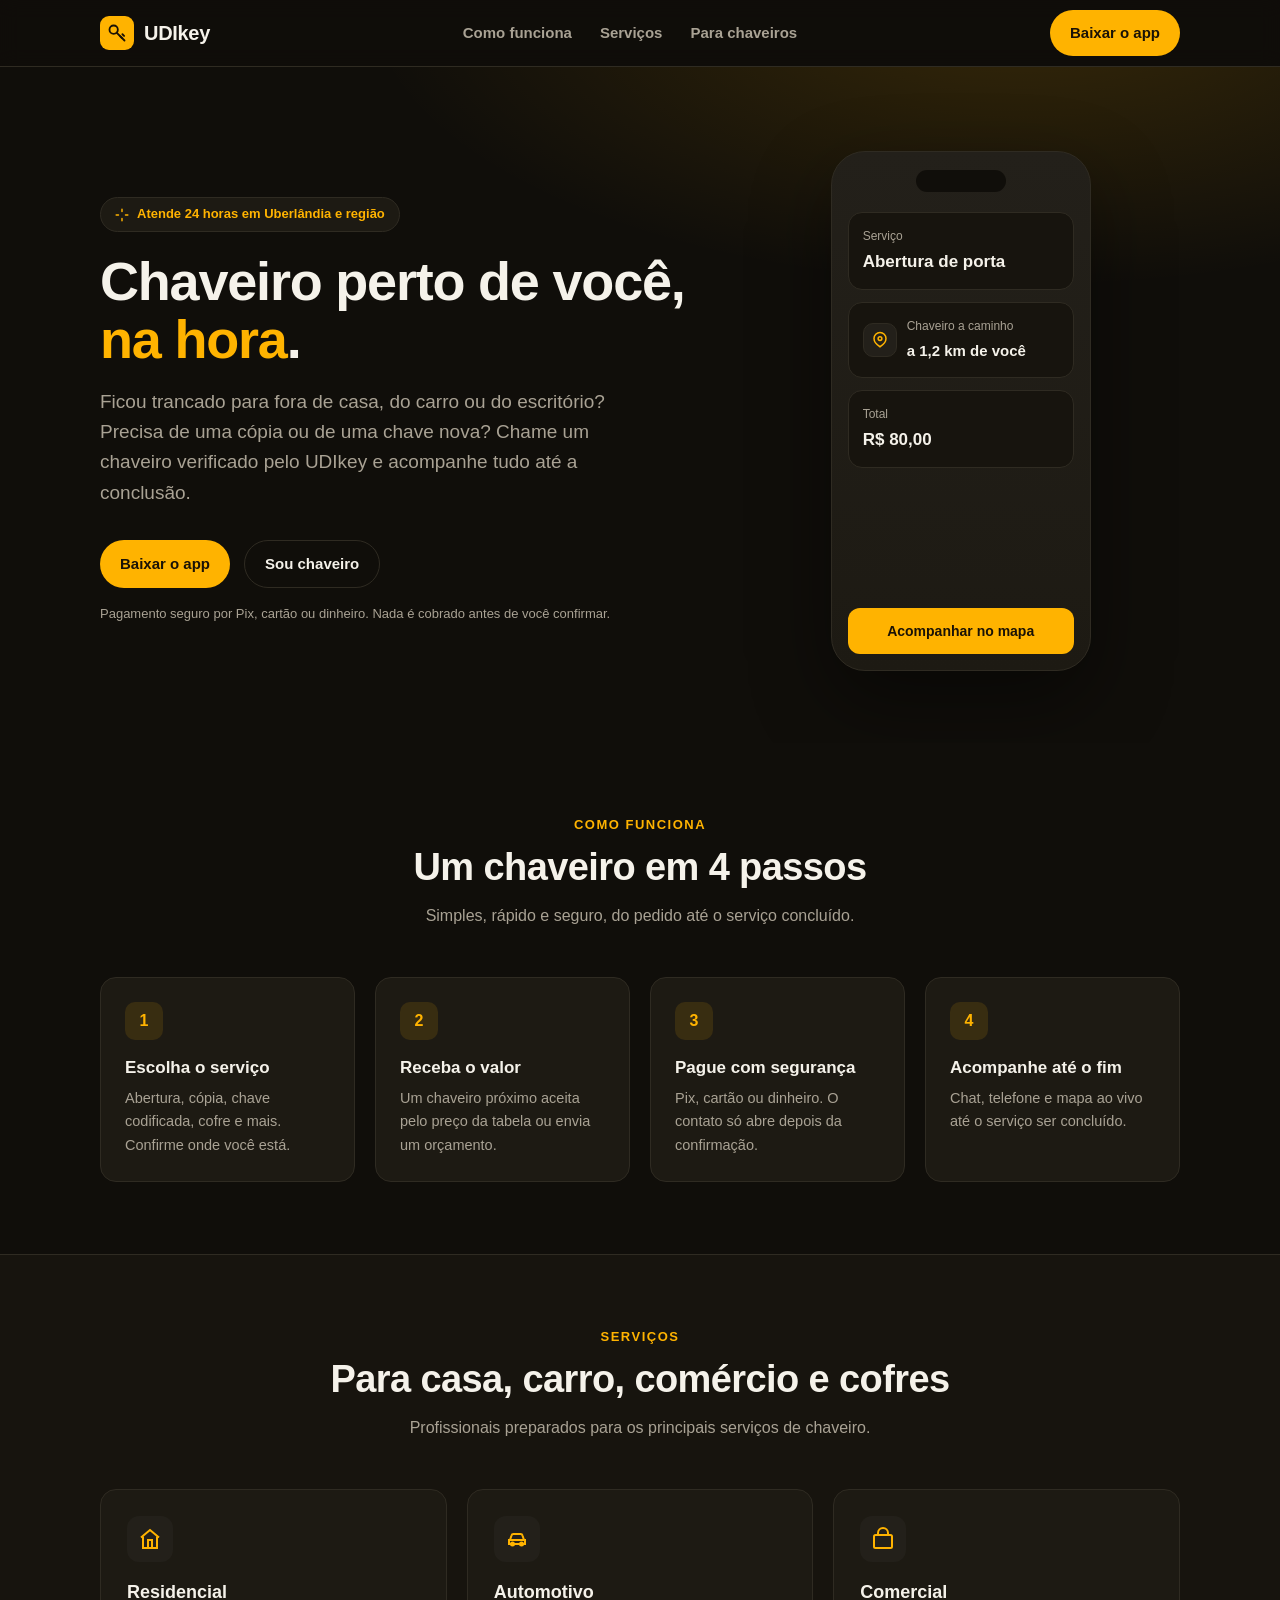
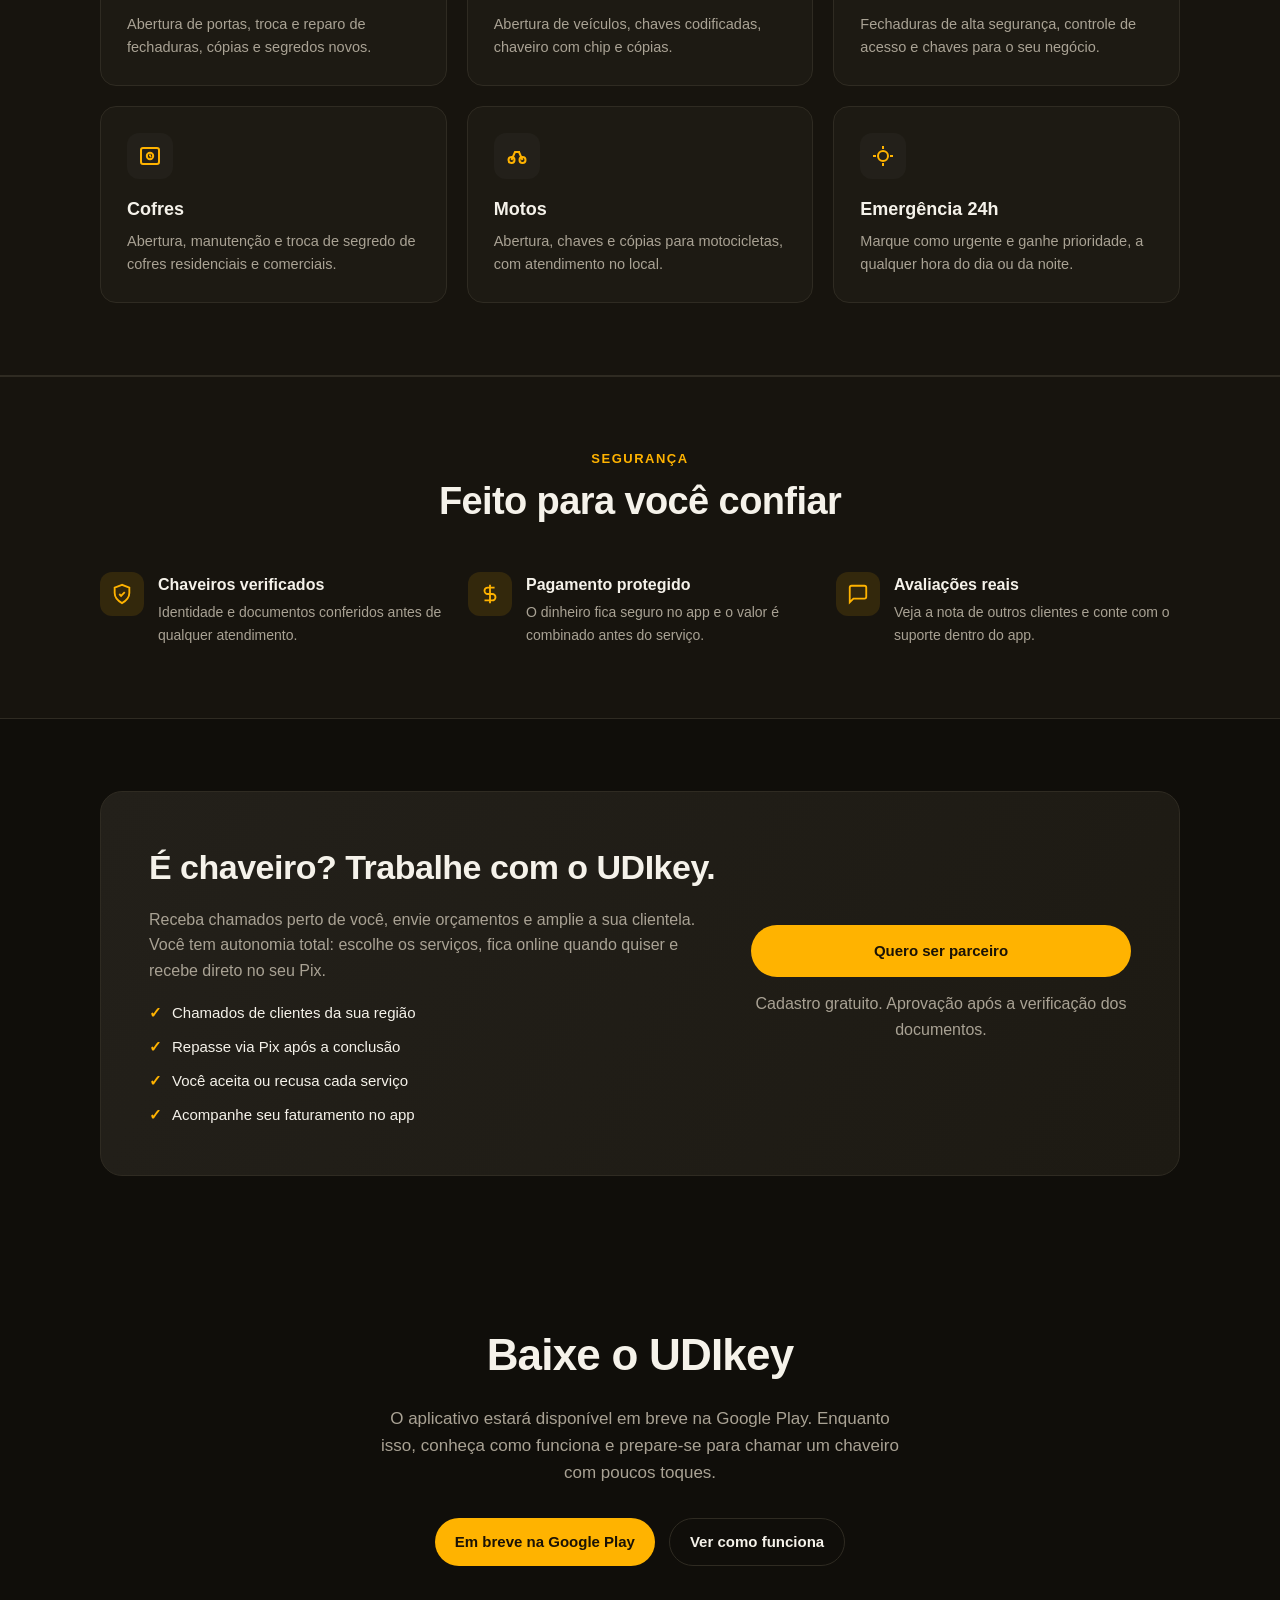
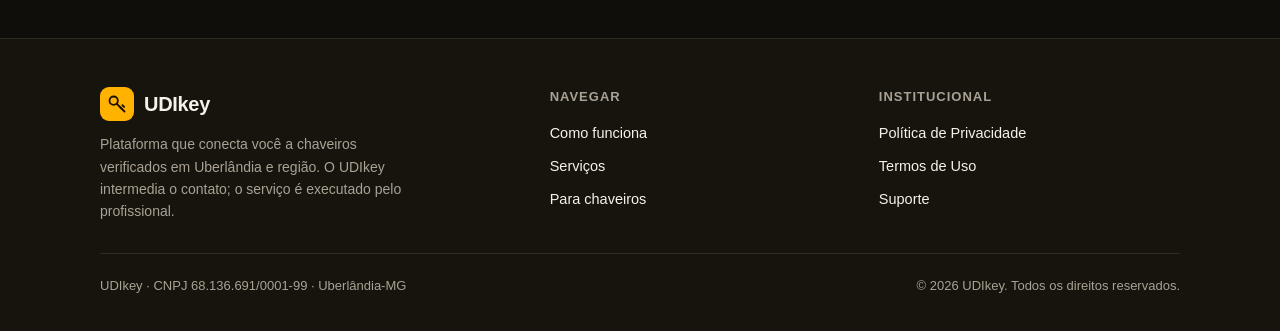
<file: index.html>
<!DOCTYPE html>
<html lang="pt-BR">
<head>
  <meta charset="UTF-8" />
  <meta name="viewport" content="width=device-width, initial-scale=1.0" />
  <title>UDIkey - Chaveiro perto de você, na hora</title>
  <meta name="description" content="O UDIkey conecta você a chaveiros verificados em Uberlândia e região. Abertura, cópia de chave, chave codificada, cofres e mais, com pagamento seguro e acompanhamento em tempo real." />
  <meta name="theme-color" content="#100e0a" />
  <meta property="og:title" content="UDIkey - Chaveiro perto de você, na hora" />
  <meta property="og:description" content="Chaveiros verificados em Uberlândia e região, com pagamento seguro dentro do app." />
  <meta property="og:type" content="website" />
  <meta property="og:url" content="https://udikey.com/" />
  <link rel="canonical" href="https://udikey.com/" />
  <link rel="stylesheet" href="/style.css" />
  <script src="/t.js" defer></script>
</head>
<body>
  <header class="nav">
    <div class="wrap nav-inner">
      <a class="brand" href="/">
        <span class="logo" aria-hidden="true">
          <svg width="20" height="20" viewBox="0 0 24 24" fill="none" stroke="#1a1206" stroke-width="2.2" stroke-linecap="round" stroke-linejoin="round">
            <circle cx="8" cy="8" r="5" /><path d="M11.5 11.5 21 21" /><path d="M16 16l2 2" /><path d="M18.5 13.5l2 2" />
          </svg>
        </span>
        UDIkey
      </a>
      <nav class="nav-links">
        <a href="#como-funciona">Como funciona</a>
        <a href="#servicos">Serviços</a>
        <a href="#chaveiros">Para chaveiros</a>
      </nav>
      <a class="btn" href="#baixar">Baixar o app</a>
    </div>
  </header>

  <main>
    <!-- HERO -->
    <section class="hero">
      <div class="wrap hero-grid">
        <div>
          <span class="badge">
            <svg width="14" height="14" viewBox="0 0 24 24" fill="none" stroke="#ffb300" stroke-width="2.5" stroke-linecap="round"><path d="M12 2v4M12 18v4M2 12h4M18 12h4"/></svg>
            Atende 24 horas em Uberlândia e região
          </span>
          <h1>Chaveiro perto de você, <span class="gold">na hora</span>.</h1>
          <p class="sub">Ficou trancado para fora de casa, do carro ou do escritório? Precisa de uma cópia ou de uma chave nova? Chame um chaveiro verificado pelo UDIkey e acompanhe tudo até a conclusão.</p>
          <div class="hero-cta">
            <a class="btn" href="#baixar">Baixar o app</a>
            <a class="btn ghost" href="#chaveiros">Sou chaveiro</a>
          </div>
          <p class="hero-note">Pagamento seguro por Pix, cartão ou dinheiro. Nada é cobrado antes de você confirmar.</p>
        </div>

        <div class="phone" aria-hidden="true">
          <div class="notch"></div>
          <div class="card">
            <div class="k">Serviço</div>
            <div class="v">Abertura de porta</div>
          </div>
          <div class="card row">
            <span class="dot">
              <svg width="18" height="18" viewBox="0 0 24 24" fill="none" stroke="#ffb300" stroke-width="2"><path d="M20 10c0 6-8 11-8 11S4 16 4 10a8 8 0 0 1 16 0Z"/><circle cx="12" cy="10" r="2.5"/></svg>
            </span>
            <div>
              <div class="k">Chaveiro a caminho</div>
              <div class="v" style="font-size:15px">a 1,2 km de você</div>
            </div>
          </div>
          <div class="card">
            <div class="k">Total</div>
            <div class="v">R$ 80,00</div>
          </div>
          <div style="flex:1"></div>
          <div class="pill">Acompanhar no mapa</div>
        </div>
      </div>
    </section>

    <!-- COMO FUNCIONA -->
    <section id="como-funciona">
      <div class="wrap">
        <div class="section-head">
          <div class="eyebrow">Como funciona</div>
          <h2>Um chaveiro em 4 passos</h2>
          <p>Simples, rápido e seguro, do pedido até o serviço concluído.</p>
        </div>
        <div class="steps">
          <div class="step"><div class="num">1</div><h3>Escolha o serviço</h3><p>Abertura, cópia, chave codificada, cofre e mais. Confirme onde você está.</p></div>
          <div class="step"><div class="num">2</div><h3>Receba o valor</h3><p>Um chaveiro próximo aceita pelo preço da tabela ou envia um orçamento.</p></div>
          <div class="step"><div class="num">3</div><h3>Pague com segurança</h3><p>Pix, cartão ou dinheiro. O contato só abre depois da confirmação.</p></div>
          <div class="step"><div class="num">4</div><h3>Acompanhe até o fim</h3><p>Chat, telefone e mapa ao vivo até o serviço ser concluído.</p></div>
        </div>
      </div>
    </section>

    <!-- SERVIÇOS -->
    <section id="servicos" style="background:var(--bg-2);border-top:1px solid var(--border);border-bottom:1px solid var(--border)">
      <div class="wrap">
        <div class="section-head">
          <div class="eyebrow">Serviços</div>
          <h2>Para casa, carro, comércio e cofres</h2>
          <p>Profissionais preparados para os principais serviços de chaveiro.</p>
        </div>
        <div class="cards">
          <div class="svc">
            <div class="ic"><svg width="24" height="24" viewBox="0 0 24 24" fill="none" stroke="#ffb300" stroke-width="2"><path d="M3 10.5 12 3l9 7.5"/><path d="M5 9.5V21h14V9.5"/><rect x="10" y="13" width="4" height="8"/></svg></div>
            <h3>Residencial</h3><p>Abertura de portas, troca e reparo de fechaduras, cópias e segredos novos.</p>
          </div>
          <div class="svc">
            <div class="ic"><svg width="24" height="24" viewBox="0 0 24 24" fill="none" stroke="#ffb300" stroke-width="2"><path d="M5 13l1.5-4.5A2 2 0 0 1 8.4 7h7.2a2 2 0 0 1 1.9 1.5L19 13"/><path d="M4 13h16v4H4z"/><circle cx="7.5" cy="17" r="1.5"/><circle cx="16.5" cy="17" r="1.5"/></svg></div>
            <h3>Automotivo</h3><p>Abertura de veículos, chaves codificadas, chaveiro com chip e cópias.</p>
          </div>
          <div class="svc">
            <div class="ic"><svg width="24" height="24" viewBox="0 0 24 24" fill="none" stroke="#ffb300" stroke-width="2"><rect x="3" y="8" width="18" height="13" rx="1.5"/><path d="M7 8V6a5 5 0 0 1 10 0v2"/></svg></div>
            <h3>Comercial</h3><p>Fechaduras de alta segurança, controle de acesso e chaves para o seu negócio.</p>
          </div>
          <div class="svc">
            <div class="ic"><svg width="24" height="24" viewBox="0 0 24 24" fill="none" stroke="#ffb300" stroke-width="2"><rect x="3" y="4" width="18" height="16" rx="2"/><circle cx="12" cy="12" r="3.2"/><path d="M12 12v-1.5M12 12l1 1"/></svg></div>
            <h3>Cofres</h3><p>Abertura, manutenção e troca de segredo de cofres residenciais e comerciais.</p>
          </div>
          <div class="svc">
            <div class="ic"><svg width="24" height="24" viewBox="0 0 24 24" fill="none" stroke="#ffb300" stroke-width="2"><circle cx="6.5" cy="16" r="3"/><circle cx="17.5" cy="16" r="3"/><path d="M6.5 16 10 8h4l3.5 8"/><path d="M10 8h5"/></svg></div>
            <h3>Motos</h3><p>Abertura, chaves e cópias para motocicletas, com atendimento no local.</p>
          </div>
          <div class="svc">
            <div class="ic"><svg width="24" height="24" viewBox="0 0 24 24" fill="none" stroke="#ffb300" stroke-width="2"><path d="M12 2v3M12 19v3M2 12h3M19 12h3"/><circle cx="12" cy="12" r="5"/></svg></div>
            <h3>Emergência 24h</h3><p>Marque como urgente e ganhe prioridade, a qualquer hora do dia ou da noite.</p>
          </div>
        </div>
      </div>
    </section>

    <!-- CONFIANÇA -->
    <section class="trust">
      <div class="wrap">
        <div class="section-head">
          <div class="eyebrow">Segurança</div>
          <h2>Feito para você confiar</h2>
        </div>
        <div class="trust-grid">
          <div class="trust-item">
            <span class="ic"><svg width="22" height="22" viewBox="0 0 24 24" fill="none" stroke="#ffb300" stroke-width="2"><path d="M12 2 4 5v6c0 5 3.5 8.5 8 11 4.5-2.5 8-6 8-11V5l-8-3Z"/><path d="m9 12 2 2 4-4"/></svg></span>
            <div><h3>Chaveiros verificados</h3><p>Identidade e documentos conferidos antes de qualquer atendimento.</p></div>
          </div>
          <div class="trust-item">
            <span class="ic"><svg width="22" height="22" viewBox="0 0 24 24" fill="none" stroke="#ffb300" stroke-width="2"><path d="M12 2v20"/><path d="M17 5H9.5a3.5 3.5 0 0 0 0 7h5a3.5 3.5 0 0 1 0 7H6"/></svg></span>
            <div><h3>Pagamento protegido</h3><p>O dinheiro fica seguro no app e o valor é combinado antes do serviço.</p></div>
          </div>
          <div class="trust-item">
            <span class="ic"><svg width="22" height="22" viewBox="0 0 24 24" fill="none" stroke="#ffb300" stroke-width="2"><path d="M21 15a2 2 0 0 1-2 2H7l-4 4V5a2 2 0 0 1 2-2h14a2 2 0 0 1 2 2Z"/></svg></span>
            <div><h3>Avaliações reais</h3><p>Veja a nota de outros clientes e conte com o suporte dentro do app.</p></div>
          </div>
        </div>
      </div>
    </section>

    <!-- PARA CHAVEIROS -->
    <section id="chaveiros" class="partner">
      <div class="wrap">
        <div class="partner-box">
          <div>
            <h2>É chaveiro? Trabalhe com o UDIkey.</h2>
            <p>Receba chamados perto de você, envie orçamentos e amplie a sua clientela. Você tem autonomia total: escolhe os serviços, fica online quando quiser e recebe direto no seu Pix.</p>
            <ul class="partner-list">
              <li><span class="check">✓</span> Chamados de clientes da sua região</li>
              <li><span class="check">✓</span> Repasse via Pix após a conclusão</li>
              <li><span class="check">✓</span> Você aceita ou recusa cada serviço</li>
              <li><span class="check">✓</span> Acompanhe seu faturamento no app</li>
            </ul>
          </div>
          <div style="text-align:center">
            <a class="btn" href="#baixar" style="width:100%;padding:14px">Quero ser parceiro</a>
            <p class="hero-note" style="margin-top:14px">Cadastro gratuito. Aprovação após a verificação dos documentos.</p>
          </div>
        </div>
      </div>
    </section>

    <!-- CTA FINAL / BAIXAR -->
    <section id="baixar" class="final">
      <div class="wrap">
        <h2>Baixe o UDIkey</h2>
        <p>O aplicativo estará disponível em breve na Google Play. Enquanto isso, conheça como funciona e prepare-se para chamar um chaveiro com poucos toques.</p>
        <div class="hero-cta" style="justify-content:center">
          <a class="btn" href="#" aria-disabled="true">Em breve na Google Play</a>
          <a class="btn ghost" href="#como-funciona">Ver como funciona</a>
        </div>
      </div>
    </section>
  </main>

  <footer class="ft">
    <div class="wrap">
      <div class="ft-grid">
        <div class="ft-brand">
          <a class="brand" href="/">
            <span class="logo" aria-hidden="true">
              <svg width="20" height="20" viewBox="0 0 24 24" fill="none" stroke="#1a1206" stroke-width="2.2" stroke-linecap="round" stroke-linejoin="round"><circle cx="8" cy="8" r="5"/><path d="M11.5 11.5 21 21"/><path d="M16 16l2 2"/><path d="M18.5 13.5l2 2"/></svg>
            </span>
            UDIkey
          </a>
          <p>Plataforma que conecta você a chaveiros verificados em Uberlândia e região. O UDIkey intermedia o contato; o serviço é executado pelo profissional.</p>
        </div>
        <div class="ft-col">
          <h4>Navegar</h4>
          <a href="#como-funciona">Como funciona</a>
          <a href="#servicos">Serviços</a>
          <a href="#chaveiros">Para chaveiros</a>
        </div>
        <div class="ft-col">
          <h4>Institucional</h4>
          <a href="/privacidade">Política de Privacidade</a>
          <a href="/termos">Termos de Uso</a>
          <a href="mailto:udikeysuporte@gmail.com">Suporte</a>
        </div>
      </div>
      <div class="ft-bottom">
        <span>UDIkey &middot; CNPJ 68.136.691/0001-99 &middot; Uberlândia-MG</span>
        <span>&copy; 2026 UDIkey. Todos os direitos reservados.</span>
      </div>
    </div>
  </footer>
</body>
</html>
</file>
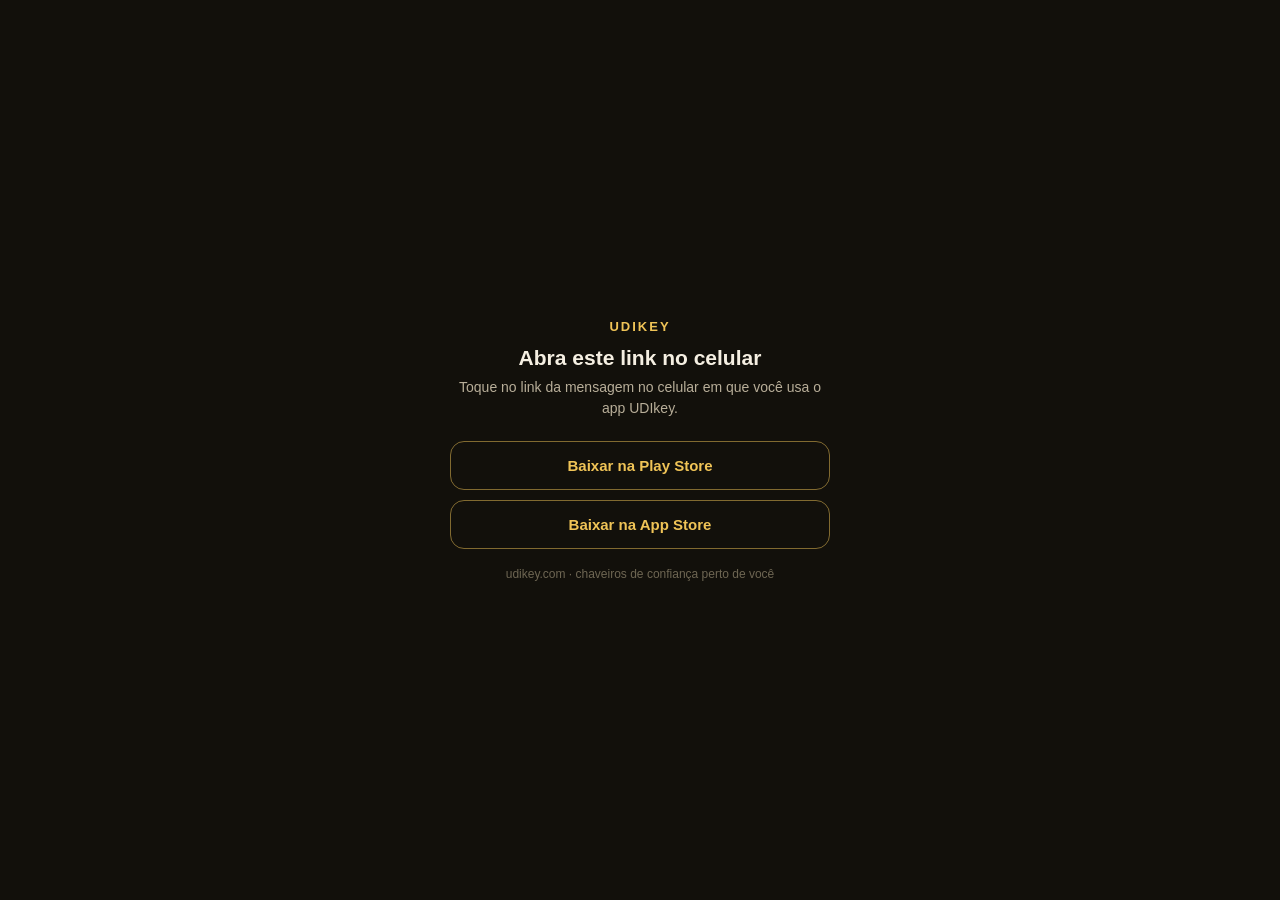
<file: app.html>
<!DOCTYPE html>
<html lang="pt-BR">
<head>
  <meta charset="utf-8">
  <meta name="viewport" content="width=device-width, initial-scale=1">
  <title>Abrindo o UDIkey…</title>
  <meta name="robots" content="noindex">
  <!--
    udikey.com/app (2026-10-08): o link que vai no WhatsApp dos chaveiros ("tem pedido,
    fique online"). Nenhum link https abre direto a tela de ficar online nas builds que
    estão nas lojas, então esta página só abre o app pelo esquema udikey://: o app, na
    raiz, já leva o chaveiro logado para a área dele, onde fica o botão de ficar online.
    O script fica em /app.js porque o CSP do site é script-src 'self' (nada inline).
    Sem /t.js de propósito: quem chega aqui é chaveiro, e o clique em udikey:// contaria
    como "clique_baixar" nos números de divulgação dos creators.
  -->
  <style>
    :root { color-scheme: dark; }
    * { margin: 0; padding: 0; box-sizing: border-box; }
    [hidden] { display: none !important; }
    body {
      min-height: 100vh; display: flex; align-items: center; justify-content: center;
      background: #12100B; color: #F5EFE2;
      font-family: -apple-system, BlinkMacSystemFont, 'Segoe UI', Roboto, sans-serif;
      padding: 24px;
    }
    main { width: 100%; max-width: 380px; text-align: center; }
    .logo { color: #F0C457; font-weight: 900; letter-spacing: 2px; font-size: 13px; margin-bottom: 10px; }
    h1 { font-size: 21px; font-weight: 800; line-height: 1.3; margin-bottom: 6px; }
    p { color: #B8AE99; font-size: 14px; line-height: 1.5; margin-bottom: 22px; }
    .btn {
      display: block; width: 100%; padding: 15px 16px; border-radius: 14px;
      font-size: 15px; font-weight: 800; text-decoration: none; margin-bottom: 10px;
      background: #F0C457; color: #1A1206;
    }
    .btn.sec { background: transparent; color: #F0C457; border: 1.5px solid rgba(240,196,87,.5); }
    .rodape { color: #6E6653; font-size: 12px; margin-top: 18px; }
  </style>
</head>
<body>
  <main>
    <div class="logo">UDIKEY</div>
    <h1 id="titulo">Abrindo o UDIkey…</h1>
    <p id="texto">Se o app não abrir sozinho, toque no botão abaixo.</p>
    <a id="abrir" class="btn" href="udikey://">Abrir o app</a>
    <a id="play" class="btn sec" href="https://play.google.com/store/apps/details?id=com.udikey.app">Baixar na Play Store</a>
    <a id="apple" class="btn sec" href="https://apps.apple.com/br/app/udikey-chaveiro-24h/id6795719094">Baixar na App Store</a>
    <div class="rodape">udikey.com · chaveiros de confiança perto de você</div>
  </main>
  <script src="/app.js"></script>
</body>
</html>
</file>
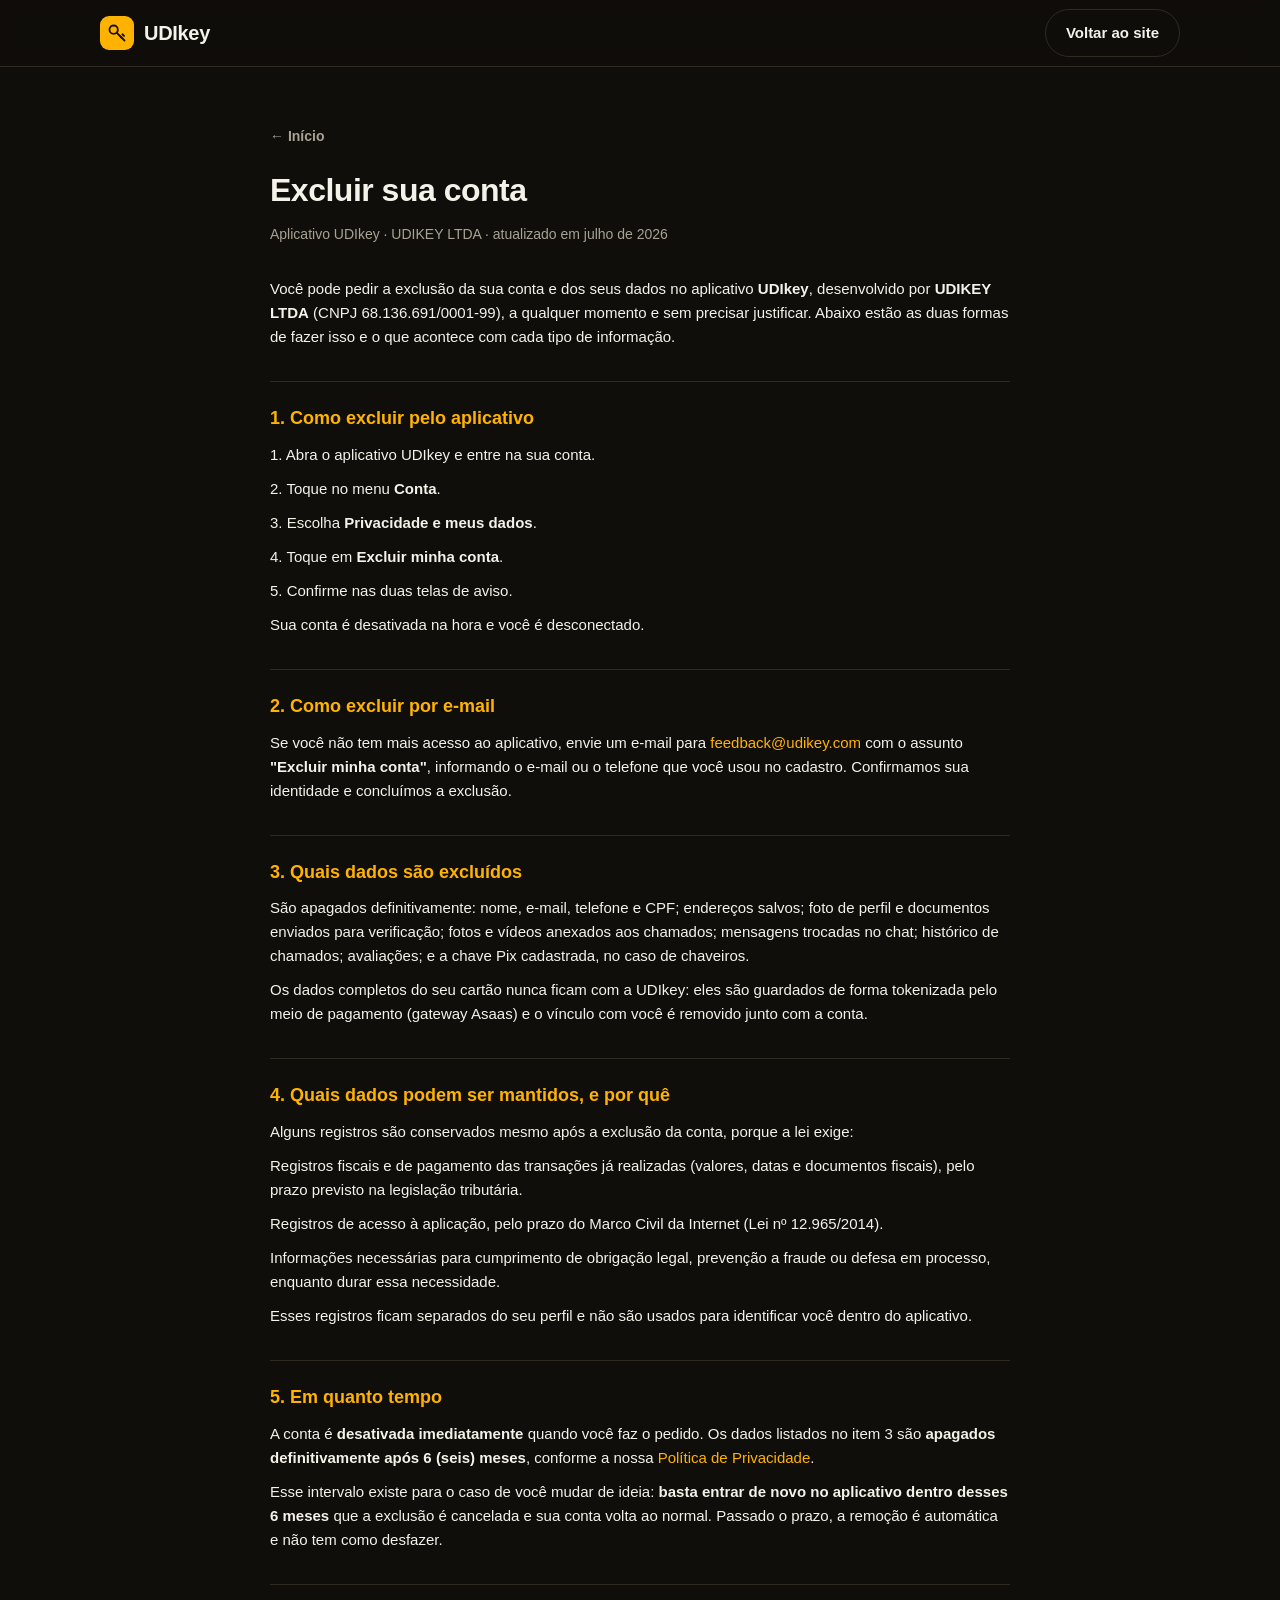
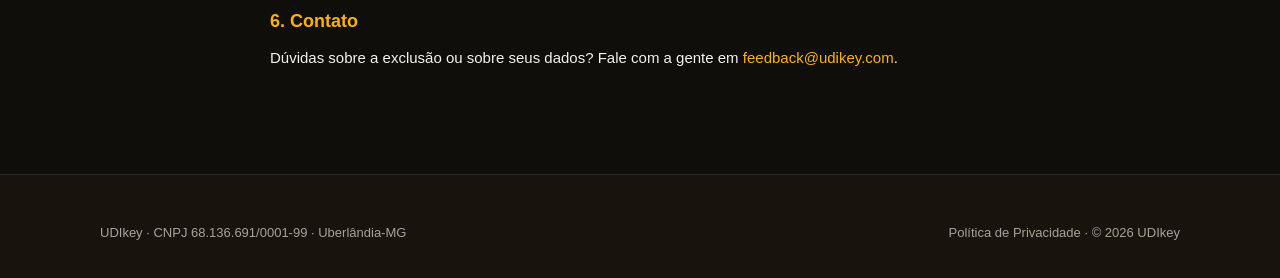
<file: excluir-conta.html>
<!DOCTYPE html>
<html lang="pt-BR">
<head>
  <meta charset="UTF-8" />
  <meta name="viewport" content="width=device-width, initial-scale=1.0" />
  <title>Excluir sua conta - UDIkey</title>
  <meta name="description" content="Como solicitar a exclusão da sua conta e dos seus dados no aplicativo UDIkey." />
  <meta name="theme-color" content="#100e0a" />
  <link rel="canonical" href="https://udikey.com/excluir-conta" />
  <link rel="stylesheet" href="/style.css" />
  <script src="/t.js" defer></script>
</head>
<body>
  <header class="nav">
    <div class="wrap nav-inner">
      <a class="brand" href="/">
        <span class="logo" aria-hidden="true">
          <svg width="20" height="20" viewBox="0 0 24 24" fill="none" stroke="#1a1206" stroke-width="2.2" stroke-linecap="round" stroke-linejoin="round"><circle cx="8" cy="8" r="5"/><path d="M11.5 11.5 21 21"/><path d="M16 16l2 2"/><path d="M18.5 13.5l2 2"/></svg>
        </span>
        UDIkey
      </a>
      <a class="btn ghost" href="/">Voltar ao site</a>
    </div>
  </header>

  <div class="legal">
    <div class="wrap doc">
      <a class="back" href="/">&larr; Início</a>
      <h1>Excluir sua conta</h1>
      <p class="updated">Aplicativo UDIkey &middot; UDIKEY LTDA &middot; atualizado em julho de 2026</p>

      <section class="blk">
        <p>Você pode pedir a exclusão da sua conta e dos seus dados no aplicativo <strong>UDIkey</strong>, desenvolvido por <strong>UDIKEY LTDA</strong> (CNPJ 68.136.691/0001-99), a qualquer momento e sem precisar justificar. Abaixo estão as duas formas de fazer isso e o que acontece com cada tipo de informação.</p>
      </section>

      <section class="blk"><h2>1. Como excluir pelo aplicativo</h2>
        <p>1. Abra o aplicativo UDIkey e entre na sua conta.</p>
        <p>2. Toque no menu <strong>Conta</strong>.</p>
        <p>3. Escolha <strong>Privacidade e meus dados</strong>.</p>
        <p>4. Toque em <strong>Excluir minha conta</strong>.</p>
        <p>5. Confirme nas duas telas de aviso.</p>
        <p>Sua conta é desativada na hora e você é desconectado.</p>
      </section>

      <section class="blk"><h2>2. Como excluir por e-mail</h2>
        <p>Se você não tem mais acesso ao aplicativo, envie um e-mail para <a class="gold" href="mailto:feedback@udikey.com">feedback@udikey.com</a> com o assunto <strong>"Excluir minha conta"</strong>, informando o e-mail ou o telefone que você usou no cadastro. Confirmamos sua identidade e concluímos a exclusão.</p>
      </section>

      <section class="blk"><h2>3. Quais dados são excluídos</h2>
        <p>São apagados definitivamente: nome, e-mail, telefone e CPF; endereços salvos; foto de perfil e documentos enviados para verificação; fotos e vídeos anexados aos chamados; mensagens trocadas no chat; histórico de chamados; avaliações; e a chave Pix cadastrada, no caso de chaveiros.</p>
        <p>Os dados completos do seu cartão nunca ficam com a UDIkey: eles são guardados de forma tokenizada pelo meio de pagamento (gateway Asaas) e o vínculo com você é removido junto com a conta.</p>
      </section>

      <section class="blk"><h2>4. Quais dados podem ser mantidos, e por quê</h2>
        <p>Alguns registros são conservados mesmo após a exclusão da conta, porque a lei exige:</p>
        <p>Registros fiscais e de pagamento das transações já realizadas (valores, datas e documentos fiscais), pelo prazo previsto na legislação tributária.</p>
        <p>Registros de acesso à aplicação, pelo prazo do Marco Civil da Internet (Lei nº 12.965/2014).</p>
        <p>Informações necessárias para cumprimento de obrigação legal, prevenção a fraude ou defesa em processo, enquanto durar essa necessidade.</p>
        <p>Esses registros ficam separados do seu perfil e não são usados para identificar você dentro do aplicativo.</p>
      </section>

      <section class="blk"><h2>5. Em quanto tempo</h2>
        <p>A conta é <strong>desativada imediatamente</strong> quando você faz o pedido. Os dados listados no item 3 são <strong>apagados definitivamente após 6 (seis) meses</strong>, conforme a nossa <a class="gold" href="/privacidade">Política de Privacidade</a>.</p>
        <p>Esse intervalo existe para o caso de você mudar de ideia: <strong>basta entrar de novo no aplicativo dentro desses 6 meses</strong> que a exclusão é cancelada e sua conta volta ao normal. Passado o prazo, a remoção é automática e não tem como desfazer.</p>
      </section>

      <section class="blk"><h2>6. Contato</h2>
        <p>Dúvidas sobre a exclusão ou sobre seus dados? Fale com a gente em <a class="gold" href="mailto:feedback@udikey.com">feedback@udikey.com</a>.</p>
      </section>
    </div>
  </div>

  <footer class="ft">
    <div class="wrap">
      <div class="ft-bottom" style="border-top:none;padding-top:0">
        <span>UDIkey &middot; CNPJ 68.136.691/0001-99 &middot; Uberlândia-MG</span>
        <span><a href="/privacidade">Política de Privacidade</a> &middot; &copy; 2026 UDIkey</span>
      </div>
    </div>
  </footer>
</body>
</html>
</file>
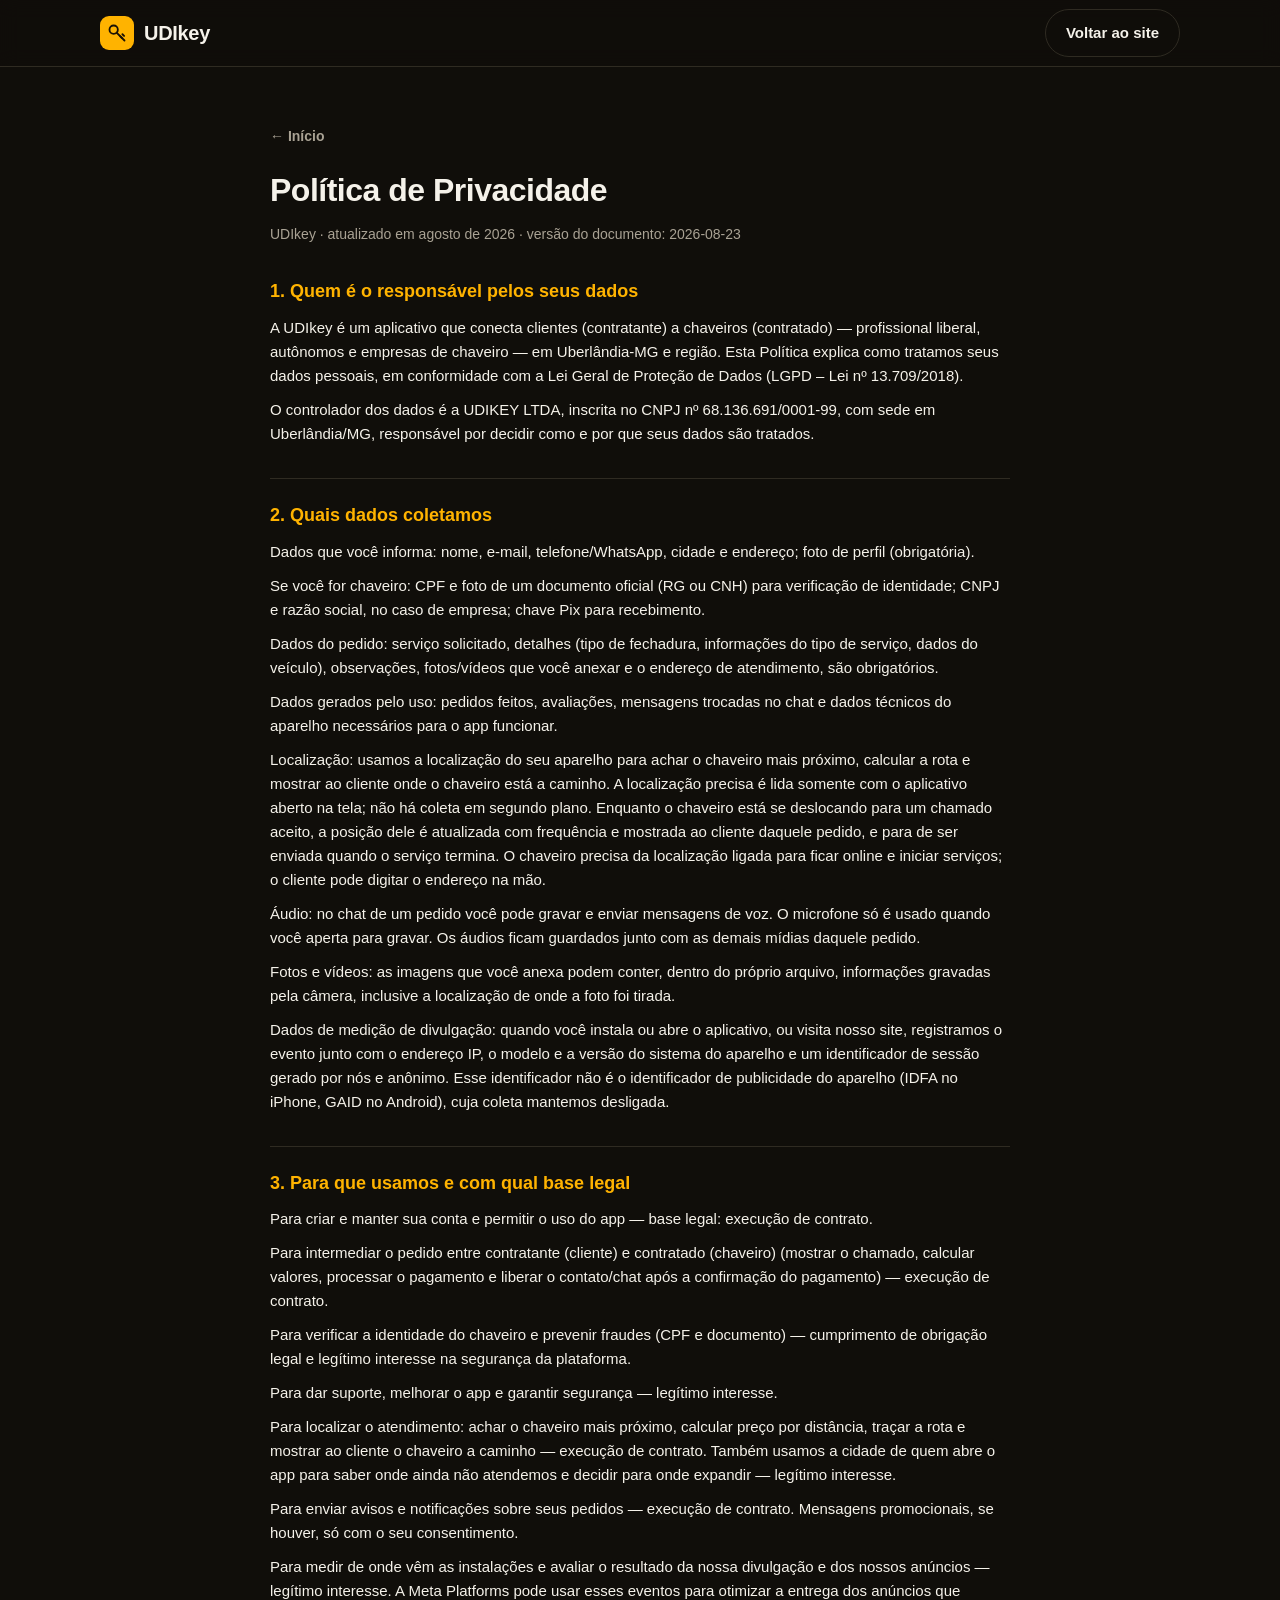
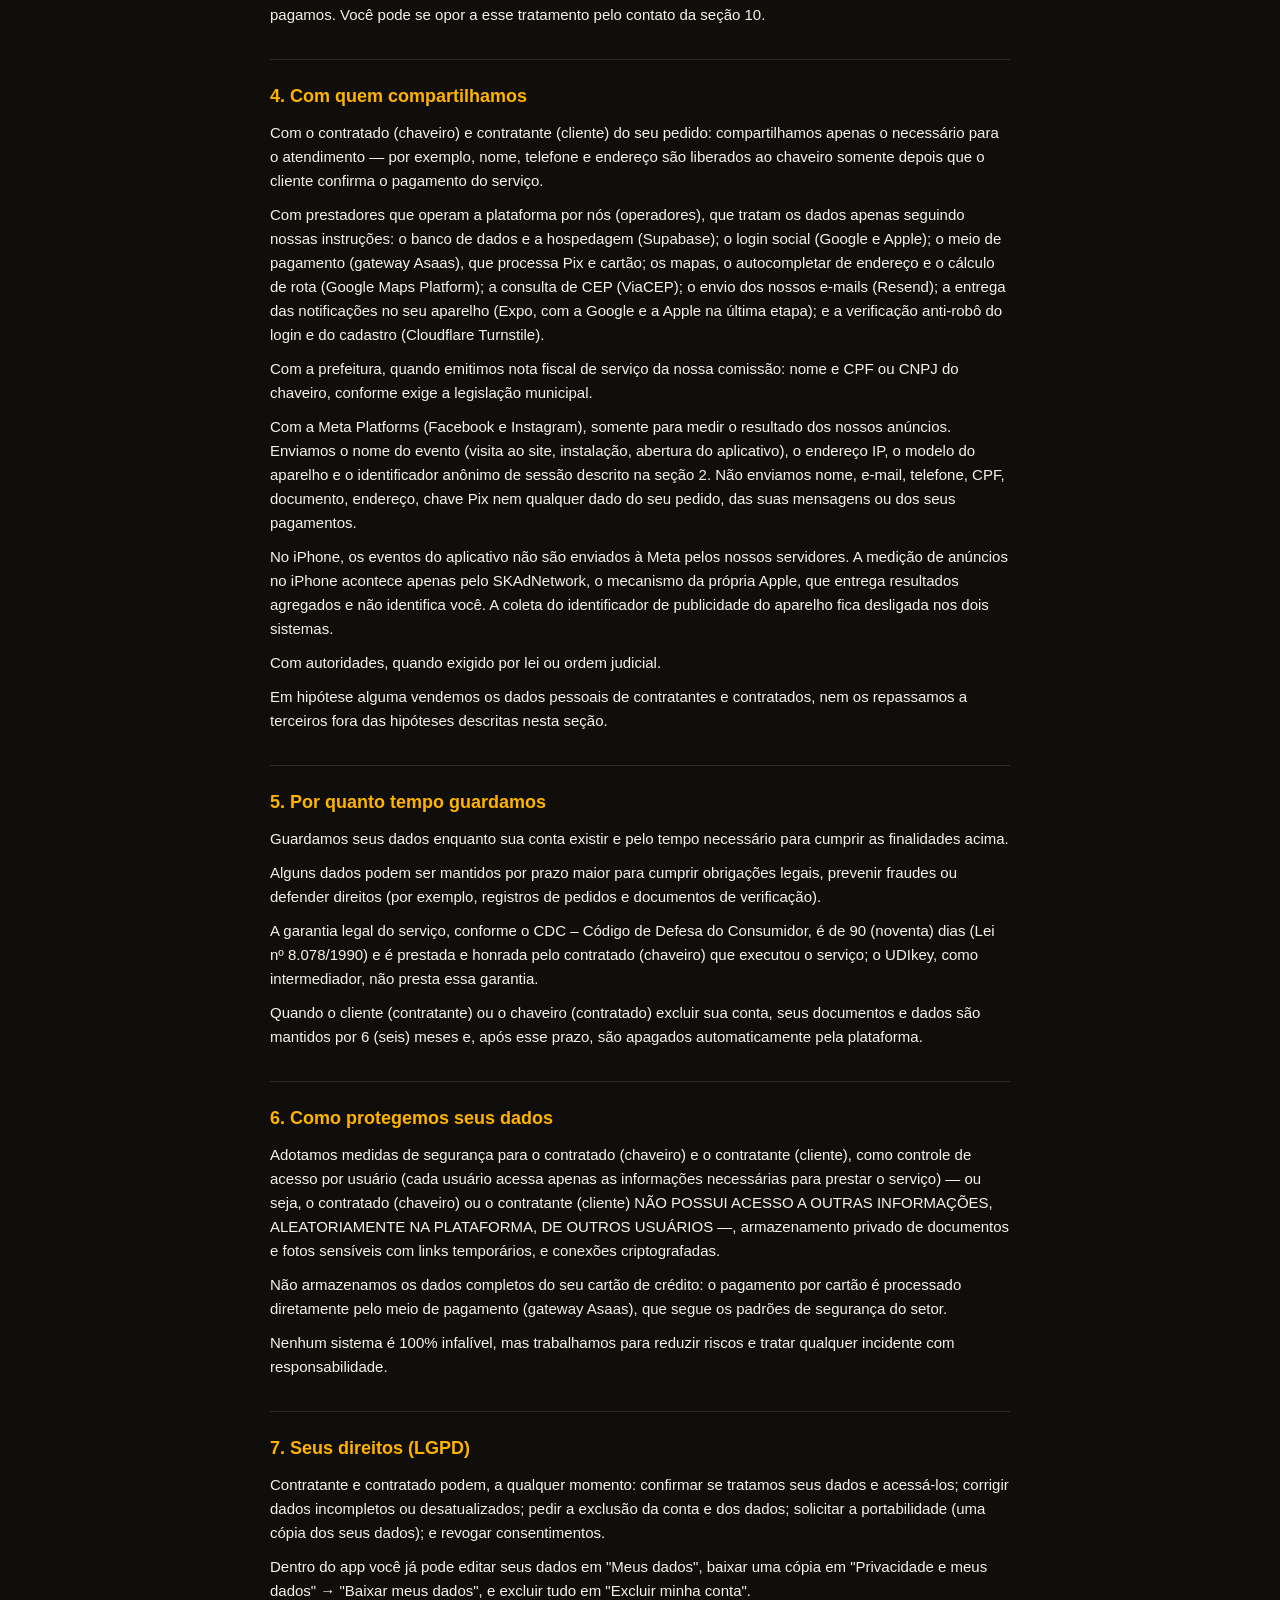
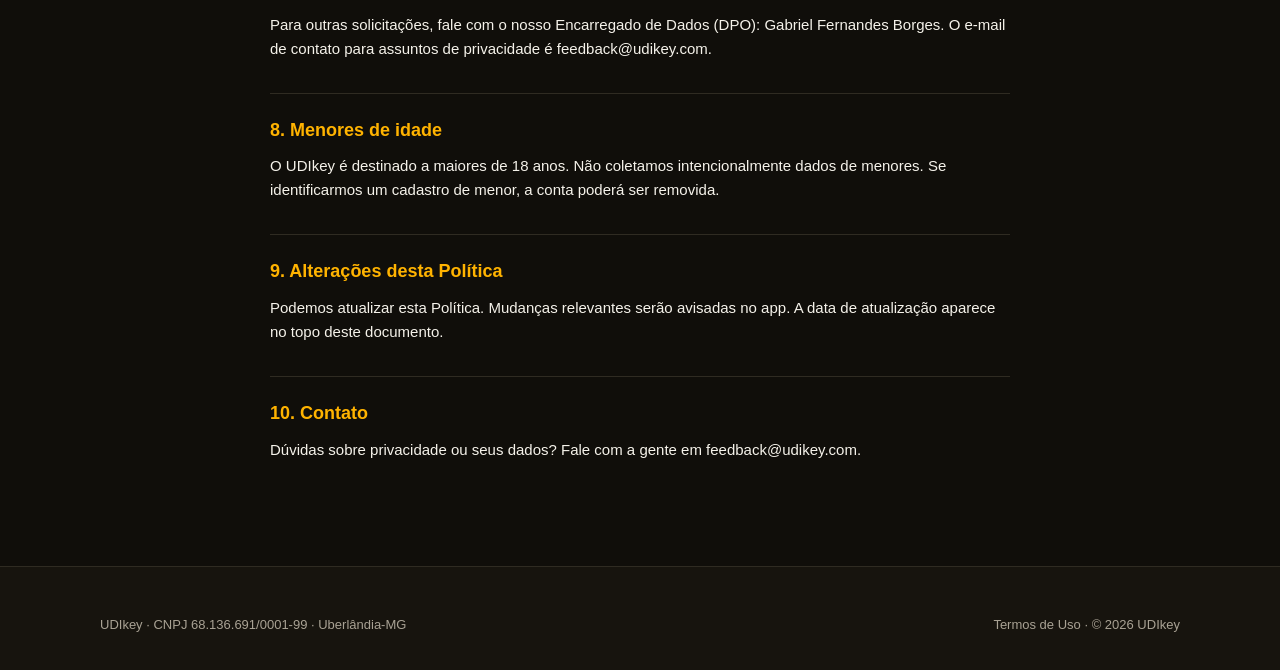
<file: privacidade.html>
<!DOCTYPE html>
<html lang="pt-BR">
<head>
  <meta charset="UTF-8" />
  <meta name="viewport" content="width=device-width, initial-scale=1.0" />
  <title>Política de Privacidade - UDIkey</title>
  <meta name="description" content="Política de Privacidade do aplicativo UDIkey, em conformidade com a LGPD." />
  <meta name="theme-color" content="#100e0a" />
  <link rel="canonical" href="https://udikey.com/privacidade" />
  <link rel="stylesheet" href="/style.css" />
  <script src="/t.js" defer></script>
</head>
<body>
  <header class="nav">
    <div class="wrap nav-inner">
      <a class="brand" href="/">
        <span class="logo" aria-hidden="true">
          <svg width="20" height="20" viewBox="0 0 24 24" fill="none" stroke="#1a1206" stroke-width="2.2" stroke-linecap="round" stroke-linejoin="round"><circle cx="8" cy="8" r="5"/><path d="M11.5 11.5 21 21"/><path d="M16 16l2 2"/><path d="M18.5 13.5l2 2"/></svg>
        </span>
        UDIkey
      </a>
      <a class="btn ghost" href="/">Voltar ao site</a>
    </div>
  </header>

  <div class="legal">
    <div class="wrap doc">
      <a class="back" href="/">&larr; Início</a>
      <h1>Política de Privacidade</h1>
      <p class="updated">UDIkey &middot; atualizado em agosto de 2026 &middot; versão do documento: 2026-08-23</p>

      <section class="blk"><h2>1. Quem é o responsável pelos seus dados</h2>
        <p>A UDIkey é um aplicativo que conecta clientes (contratante) a chaveiros (contratado) — profissional liberal, autônomos e empresas de chaveiro — em Uberlândia-MG e região. Esta Política explica como tratamos seus dados pessoais, em conformidade com a Lei Geral de Proteção de Dados (LGPD – Lei nº 13.709/2018).</p>
        <p>O controlador dos dados é a UDIKEY LTDA, inscrita no CNPJ nº 68.136.691/0001-99, com sede em Uberlândia/MG, responsável por decidir como e por que seus dados são tratados.</p>
      </section>
      <section class="blk"><h2>2. Quais dados coletamos</h2>
        <p>Dados que você informa: nome, e-mail, telefone/WhatsApp, cidade e endereço; foto de perfil (obrigatória).</p>
        <p>Se você for chaveiro: CPF e foto de um documento oficial (RG ou CNH) para verificação de identidade; CNPJ e razão social, no caso de empresa; chave Pix para recebimento.</p>
        <p>Dados do pedido: serviço solicitado, detalhes (tipo de fechadura, informações do tipo de serviço, dados do veículo), observações, fotos/vídeos que você anexar e o endereço de atendimento, são obrigatórios.</p>
        <p>Dados gerados pelo uso: pedidos feitos, avaliações, mensagens trocadas no chat e dados técnicos do aparelho necessários para o app funcionar.</p>
        <p>Localização: usamos a localização do seu aparelho para achar o chaveiro mais próximo, calcular a rota e mostrar ao cliente onde o chaveiro está a caminho. A localização precisa é lida somente com o aplicativo aberto na tela; não há coleta em segundo plano. Enquanto o chaveiro está se deslocando para um chamado aceito, a posição dele é atualizada com frequência e mostrada ao cliente daquele pedido, e para de ser enviada quando o serviço termina. O chaveiro precisa da localização ligada para ficar online e iniciar serviços; o cliente pode digitar o endereço na mão.</p>
        <p>Áudio: no chat de um pedido você pode gravar e enviar mensagens de voz. O microfone só é usado quando você aperta para gravar. Os áudios ficam guardados junto com as demais mídias daquele pedido.</p>
        <p>Fotos e vídeos: as imagens que você anexa podem conter, dentro do próprio arquivo, informações gravadas pela câmera, inclusive a localização de onde a foto foi tirada.</p>
        <p>Dados de medição de divulgação: quando você instala ou abre o aplicativo, ou visita nosso site, registramos o evento junto com o endereço IP, o modelo e a versão do sistema do aparelho e um identificador de sessão gerado por nós e anônimo. Esse identificador não é o identificador de publicidade do aparelho (IDFA no iPhone, GAID no Android), cuja coleta mantemos desligada.</p>
      </section>
      <section class="blk"><h2>3. Para que usamos e com qual base legal</h2>
        <p>Para criar e manter sua conta e permitir o uso do app — base legal: execução de contrato.</p>
        <p>Para intermediar o pedido entre contratante (cliente) e contratado (chaveiro) (mostrar o chamado, calcular valores, processar o pagamento e liberar o contato/chat após a confirmação do pagamento) — execução de contrato.</p>
        <p>Para verificar a identidade do chaveiro e prevenir fraudes (CPF e documento) — cumprimento de obrigação legal e legítimo interesse na segurança da plataforma.</p>
        <p>Para dar suporte, melhorar o app e garantir segurança — legítimo interesse.</p>
        <p>Para localizar o atendimento: achar o chaveiro mais próximo, calcular preço por distância, traçar a rota e mostrar ao cliente o chaveiro a caminho — execução de contrato. Também usamos a cidade de quem abre o app para saber onde ainda não atendemos e decidir para onde expandir — legítimo interesse.</p>
        <p>Para enviar avisos e notificações sobre seus pedidos — execução de contrato. Mensagens promocionais, se houver, só com o seu consentimento.</p>
        <p>Para medir de onde vêm as instalações e avaliar o resultado da nossa divulgação e dos nossos anúncios — legítimo interesse. A Meta Platforms pode usar esses eventos para otimizar a entrega dos anúncios que pagamos. Você pode se opor a esse tratamento pelo contato da seção 10.</p>
      </section>
      <section class="blk"><h2>4. Com quem compartilhamos</h2>
        <p>Com o contratado (chaveiro) e contratante (cliente) do seu pedido: compartilhamos apenas o necessário para o atendimento — por exemplo, nome, telefone e endereço são liberados ao chaveiro somente depois que o cliente confirma o pagamento do serviço.</p>
        <p>Com prestadores que operam a plataforma por nós (operadores), que tratam os dados apenas seguindo nossas instruções: o banco de dados e a hospedagem (Supabase); o login social (Google e Apple); o meio de pagamento (gateway Asaas), que processa Pix e cartão; os mapas, o autocompletar de endereço e o cálculo de rota (Google Maps Platform); a consulta de CEP (ViaCEP); o envio dos nossos e-mails (Resend); a entrega das notificações no seu aparelho (Expo, com a Google e a Apple na última etapa); e a verificação anti-robô do login e do cadastro (Cloudflare Turnstile).</p>
        <p>Com a prefeitura, quando emitimos nota fiscal de serviço da nossa comissão: nome e CPF ou CNPJ do chaveiro, conforme exige a legislação municipal.</p>
        <p>Com a Meta Platforms (Facebook e Instagram), somente para medir o resultado dos nossos anúncios. Enviamos o nome do evento (visita ao site, instalação, abertura do aplicativo), o endereço IP, o modelo do aparelho e o identificador anônimo de sessão descrito na seção 2. Não enviamos nome, e-mail, telefone, CPF, documento, endereço, chave Pix nem qualquer dado do seu pedido, das suas mensagens ou dos seus pagamentos.</p>
        <p>No iPhone, os eventos do aplicativo não são enviados à Meta pelos nossos servidores. A medição de anúncios no iPhone acontece apenas pelo SKAdNetwork, o mecanismo da própria Apple, que entrega resultados agregados e não identifica você. A coleta do identificador de publicidade do aparelho fica desligada nos dois sistemas.</p>
        <p>Com autoridades, quando exigido por lei ou ordem judicial.</p>
        <p>Em hipótese alguma vendemos os dados pessoais de contratantes e contratados, nem os repassamos a terceiros fora das hipóteses descritas nesta seção.</p>
      </section>
      <section class="blk"><h2>5. Por quanto tempo guardamos</h2>
        <p>Guardamos seus dados enquanto sua conta existir e pelo tempo necessário para cumprir as finalidades acima.</p>
        <p>Alguns dados podem ser mantidos por prazo maior para cumprir obrigações legais, prevenir fraudes ou defender direitos (por exemplo, registros de pedidos e documentos de verificação).</p>
        <p>A garantia legal do serviço, conforme o CDC – Código de Defesa do Consumidor, é de 90 (noventa) dias (Lei nº 8.078/1990) e é prestada e honrada pelo contratado (chaveiro) que executou o serviço; o UDIkey, como intermediador, não presta essa garantia.</p>
        <p>Quando o cliente (contratante) ou o chaveiro (contratado) excluir sua conta, seus documentos e dados são mantidos por 6 (seis) meses e, após esse prazo, são apagados automaticamente pela plataforma.</p>
      </section>
      <section class="blk"><h2>6. Como protegemos seus dados</h2>
        <p>Adotamos medidas de segurança para o contratado (chaveiro) e o contratante (cliente), como controle de acesso por usuário (cada usuário acessa apenas as informações necessárias para prestar o serviço) — ou seja, o contratado (chaveiro) ou o contratante (cliente) NÃO POSSUI ACESSO A OUTRAS INFORMAÇÕES, ALEATORIAMENTE NA PLATAFORMA, DE OUTROS USUÁRIOS —, armazenamento privado de documentos e fotos sensíveis com links temporários, e conexões criptografadas.</p>
        <p>Não armazenamos os dados completos do seu cartão de crédito: o pagamento por cartão é processado diretamente pelo meio de pagamento (gateway Asaas), que segue os padrões de segurança do setor.</p>
        <p>Nenhum sistema é 100% infalível, mas trabalhamos para reduzir riscos e tratar qualquer incidente com responsabilidade.</p>
      </section>
      <section class="blk"><h2>7. Seus direitos (LGPD)</h2>
        <p>Contratante e contratado podem, a qualquer momento: confirmar se tratamos seus dados e acessá-los; corrigir dados incompletos ou desatualizados; pedir a exclusão da conta e dos dados; solicitar a portabilidade (uma cópia dos seus dados); e revogar consentimentos.</p>
        <p>Dentro do app você já pode editar seus dados em "Meus dados", baixar uma cópia em "Privacidade e meus dados" → "Baixar meus dados", e excluir tudo em "Excluir minha conta".</p>
        <p>Para outras solicitações, fale com o nosso Encarregado de Dados (DPO): Gabriel Fernandes Borges. O e-mail de contato para assuntos de privacidade é feedback@udikey.com.</p>
      </section>
      <section class="blk"><h2>8. Menores de idade</h2>
        <p>O UDIkey é destinado a maiores de 18 anos. Não coletamos intencionalmente dados de menores. Se identificarmos um cadastro de menor, a conta poderá ser removida.</p>
      </section>
      <section class="blk"><h2>9. Alterações desta Política</h2>
        <p>Podemos atualizar esta Política. Mudanças relevantes serão avisadas no app. A data de atualização aparece no topo deste documento.</p>
      </section>
      <section class="blk"><h2>10. Contato</h2>
        <p>Dúvidas sobre privacidade ou seus dados? Fale com a gente em feedback@udikey.com.</p>
      </section>
    </div>
  </div>

  <footer class="ft">
    <div class="wrap">
      <div class="ft-bottom" style="border-top:none;padding-top:0">
        <span>UDIkey &middot; CNPJ 68.136.691/0001-99 &middot; Uberlândia-MG</span>
        <span><a href="/termos">Termos de Uso</a> &middot; &copy; 2026 UDIkey</span>
      </div>
    </div>
  </footer>
</body>
</html>
</file>
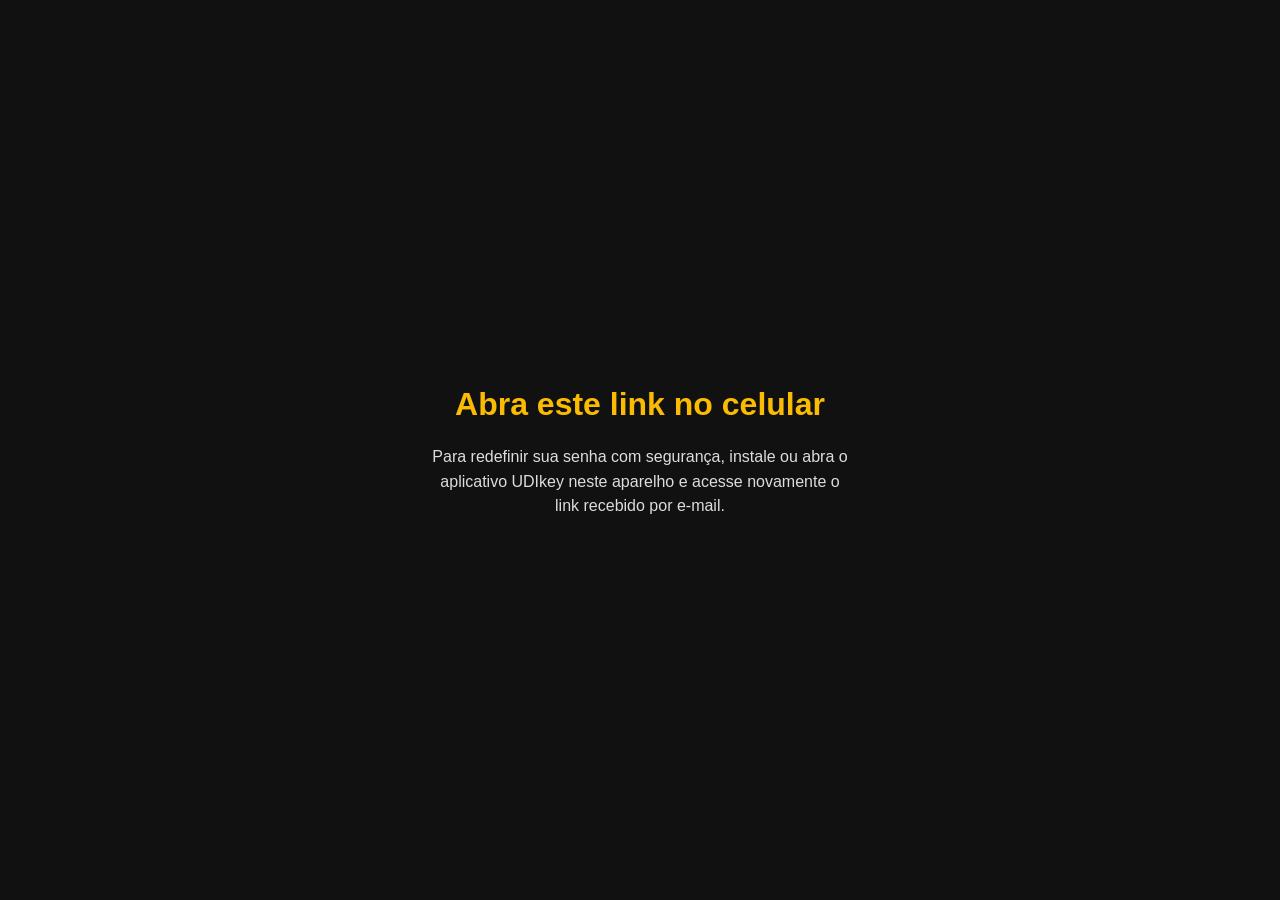
<file: reset-callback.html>
<!doctype html>
<html lang="pt-BR">
  <head>
    <meta charset="utf-8" />
    <meta name="viewport" content="width=device-width,initial-scale=1" />
    <meta name="robots" content="noindex,nofollow,noarchive" />
    <title>Redefinir senha | UDIkey</title>
    <style>
      :root { color-scheme: dark; font-family: Arial, sans-serif; }
      body { margin: 0; min-height: 100vh; display: grid; place-items: center; background: #111; color: #fff; }
      main { width: min(420px, calc(100% - 40px)); text-align: center; }
      h1 { color: #fbbb03; }
      p { line-height: 1.55; color: #ddd; }
    </style>
  </head>
  <body>
    <main>
      <h1>Abra este link no celular</h1>
      <p>Para redefinir sua senha com segurança, instale ou abra o aplicativo UDIkey neste aparelho e acesse novamente o link recebido por e-mail.</p>
    </main>
  </body>
</html>
</file>
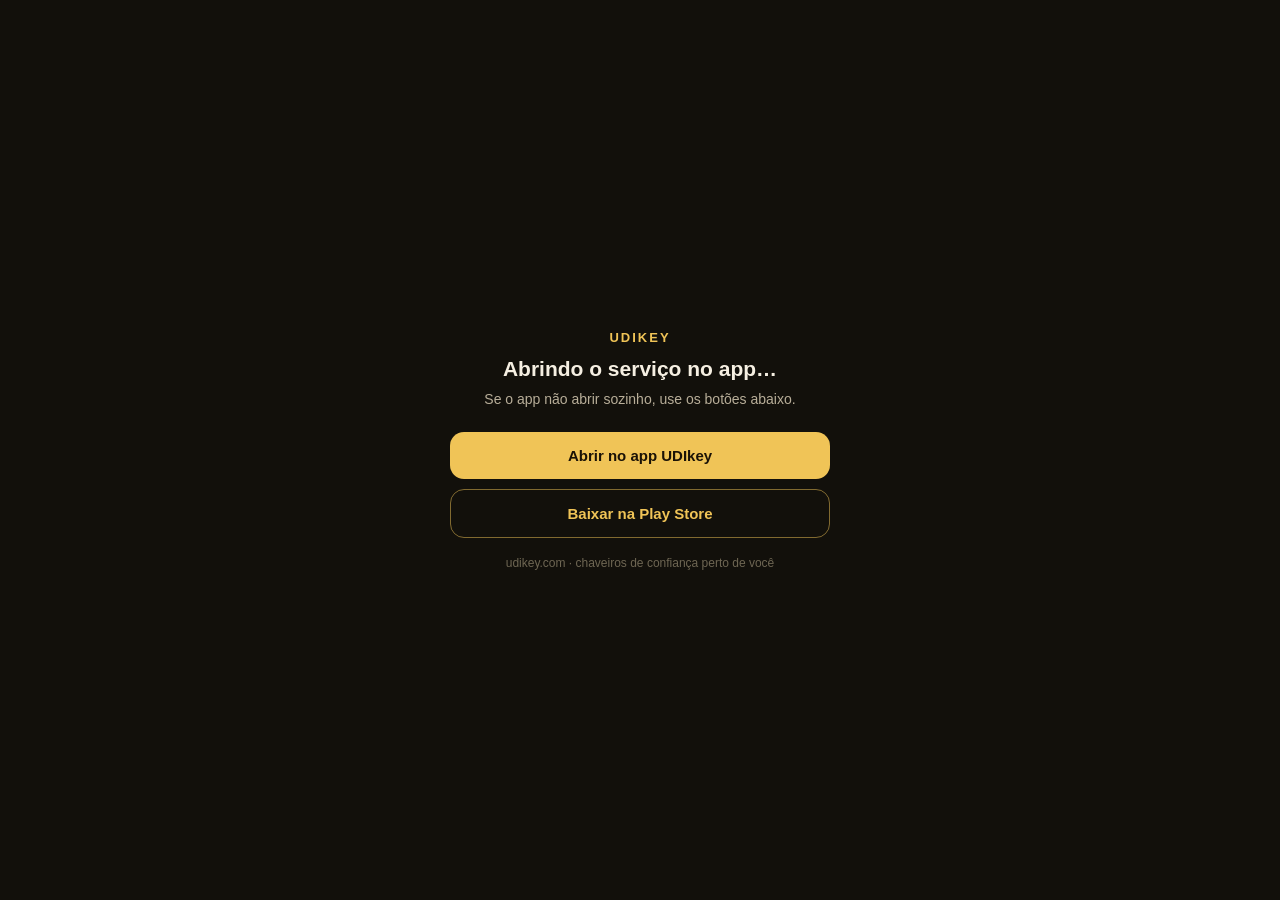
<file: servico.html>
<!DOCTYPE html>
<html lang="pt-BR">
<head>
  <meta charset="utf-8">
  <meta name="viewport" content="width=device-width, initial-scale=1">
  <title>Abrindo no UDIkey…</title>
  <meta name="robots" content="noindex">
  <style>
    :root { color-scheme: dark; }
    * { margin: 0; padding: 0; box-sizing: border-box; }
    body {
      min-height: 100vh; display: flex; align-items: center; justify-content: center;
      background: #12100B; color: #F5EFE2;
      font-family: -apple-system, BlinkMacSystemFont, 'Segoe UI', Roboto, sans-serif;
      padding: 24px;
    }
    main { width: 100%; max-width: 380px; text-align: center; }
    .foto {
      width: 132px; height: 132px; border-radius: 26px; object-fit: cover;
      border: 1px solid rgba(240,196,87,.35); margin-bottom: 18px;
    }
    .logo { color: #F0C457; font-weight: 900; letter-spacing: 2px; font-size: 13px; margin-bottom: 10px; }
    h1 { font-size: 21px; font-weight: 800; line-height: 1.3; margin-bottom: 6px; }
    p { color: #B8AE99; font-size: 14px; line-height: 1.5; margin-bottom: 22px; }
    .btn {
      display: block; width: 100%; padding: 15px 16px; border-radius: 14px;
      font-size: 15px; font-weight: 800; text-decoration: none; margin-bottom: 10px;
      background: #F0C457; color: #1A1206;
    }
    .btn.sec { background: transparent; color: #F0C457; border: 1.5px solid rgba(240,196,87,.5); }
    .rodape { color: #6E6653; font-size: 12px; margin-top: 18px; }
  </style>
  <script src="/t.js" defer></script>
</head>
<body>
  <main>
    <div class="logo">UDIKEY</div>
    <img id="foto" class="foto" alt="" hidden>
    <h1 id="titulo">Abrindo o serviço no app…</h1>
    <p>Se o app não abrir sozinho, use os botões abaixo.</p>
    <a id="abrir" class="btn" href="#">Abrir no app UDIkey</a>
    <a class="btn sec" href="https://play.google.com/store/apps/details?id=com.udikey.app">Baixar na Play Store</a>
    <div class="rodape">udikey.com · chaveiros de confiança perto de você</div>
  </main>
  <script src="/servico.js"></script>
</body>
</html>
</file>
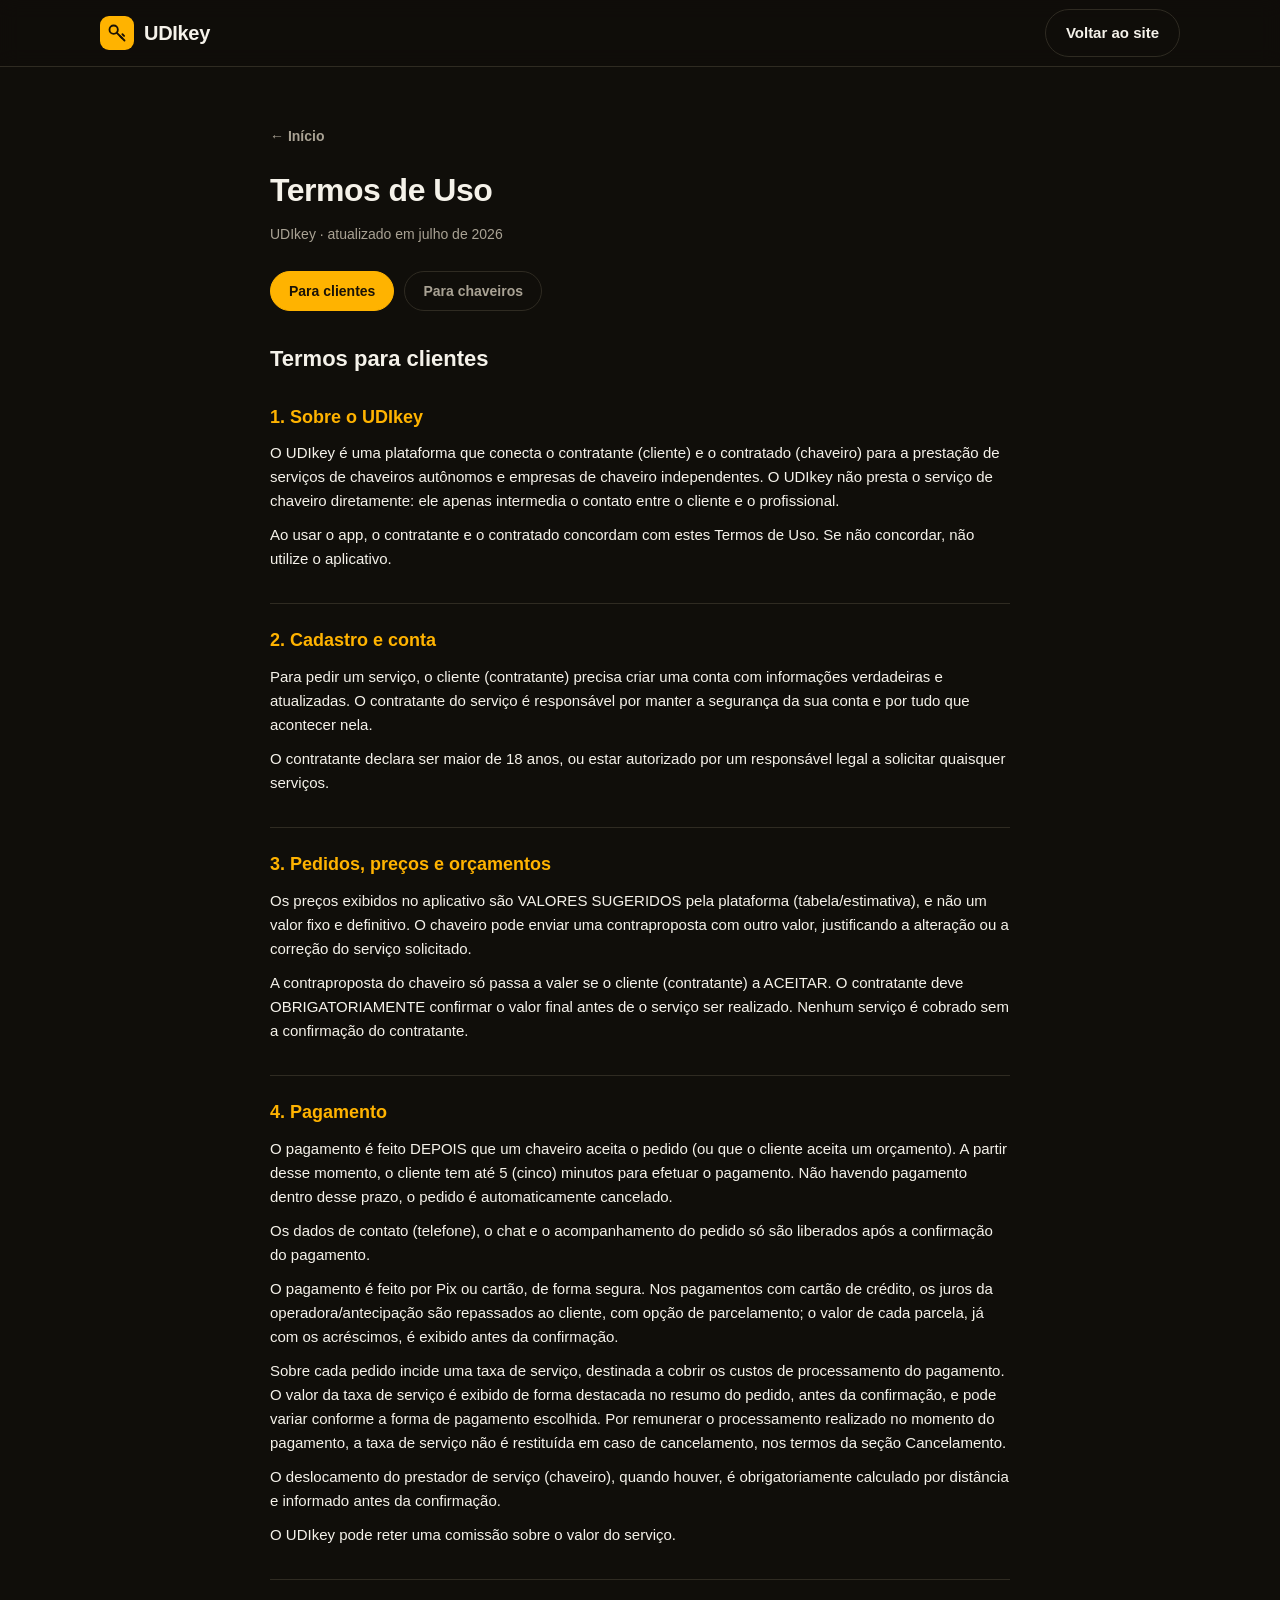
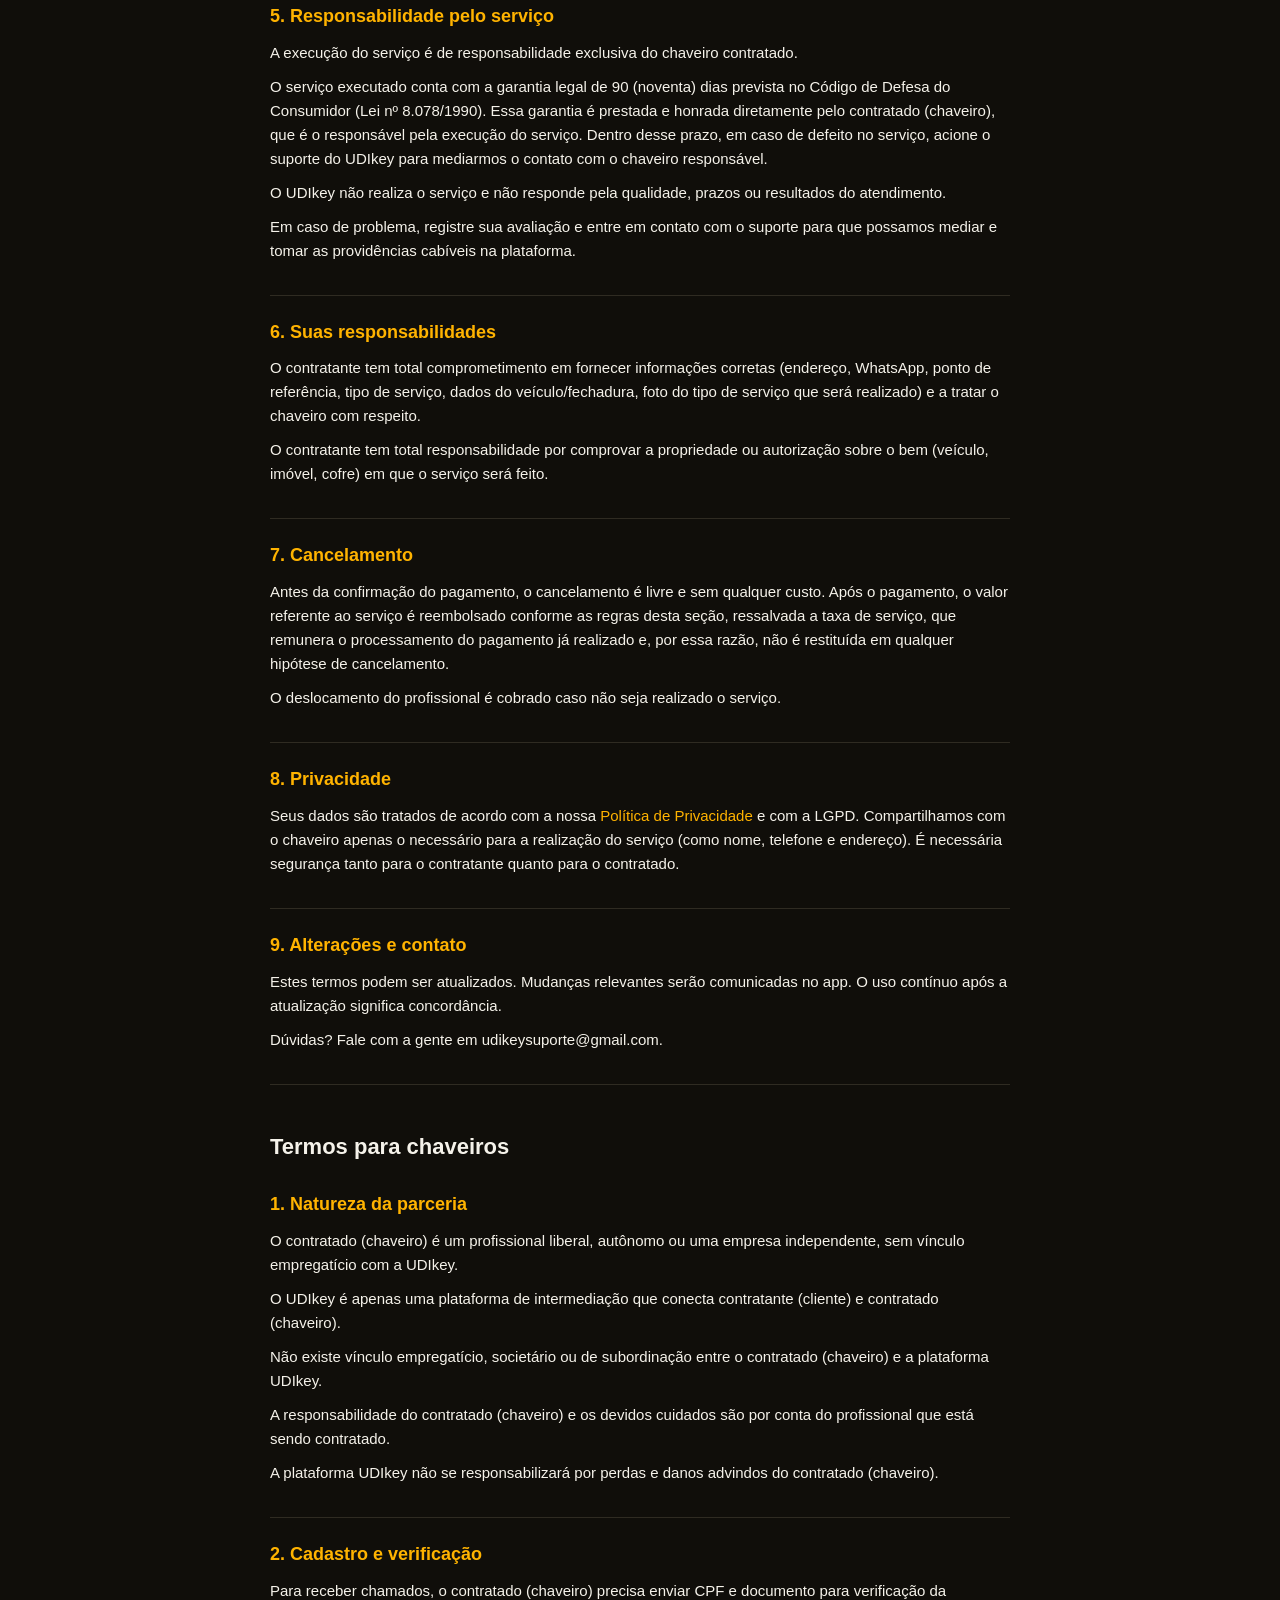
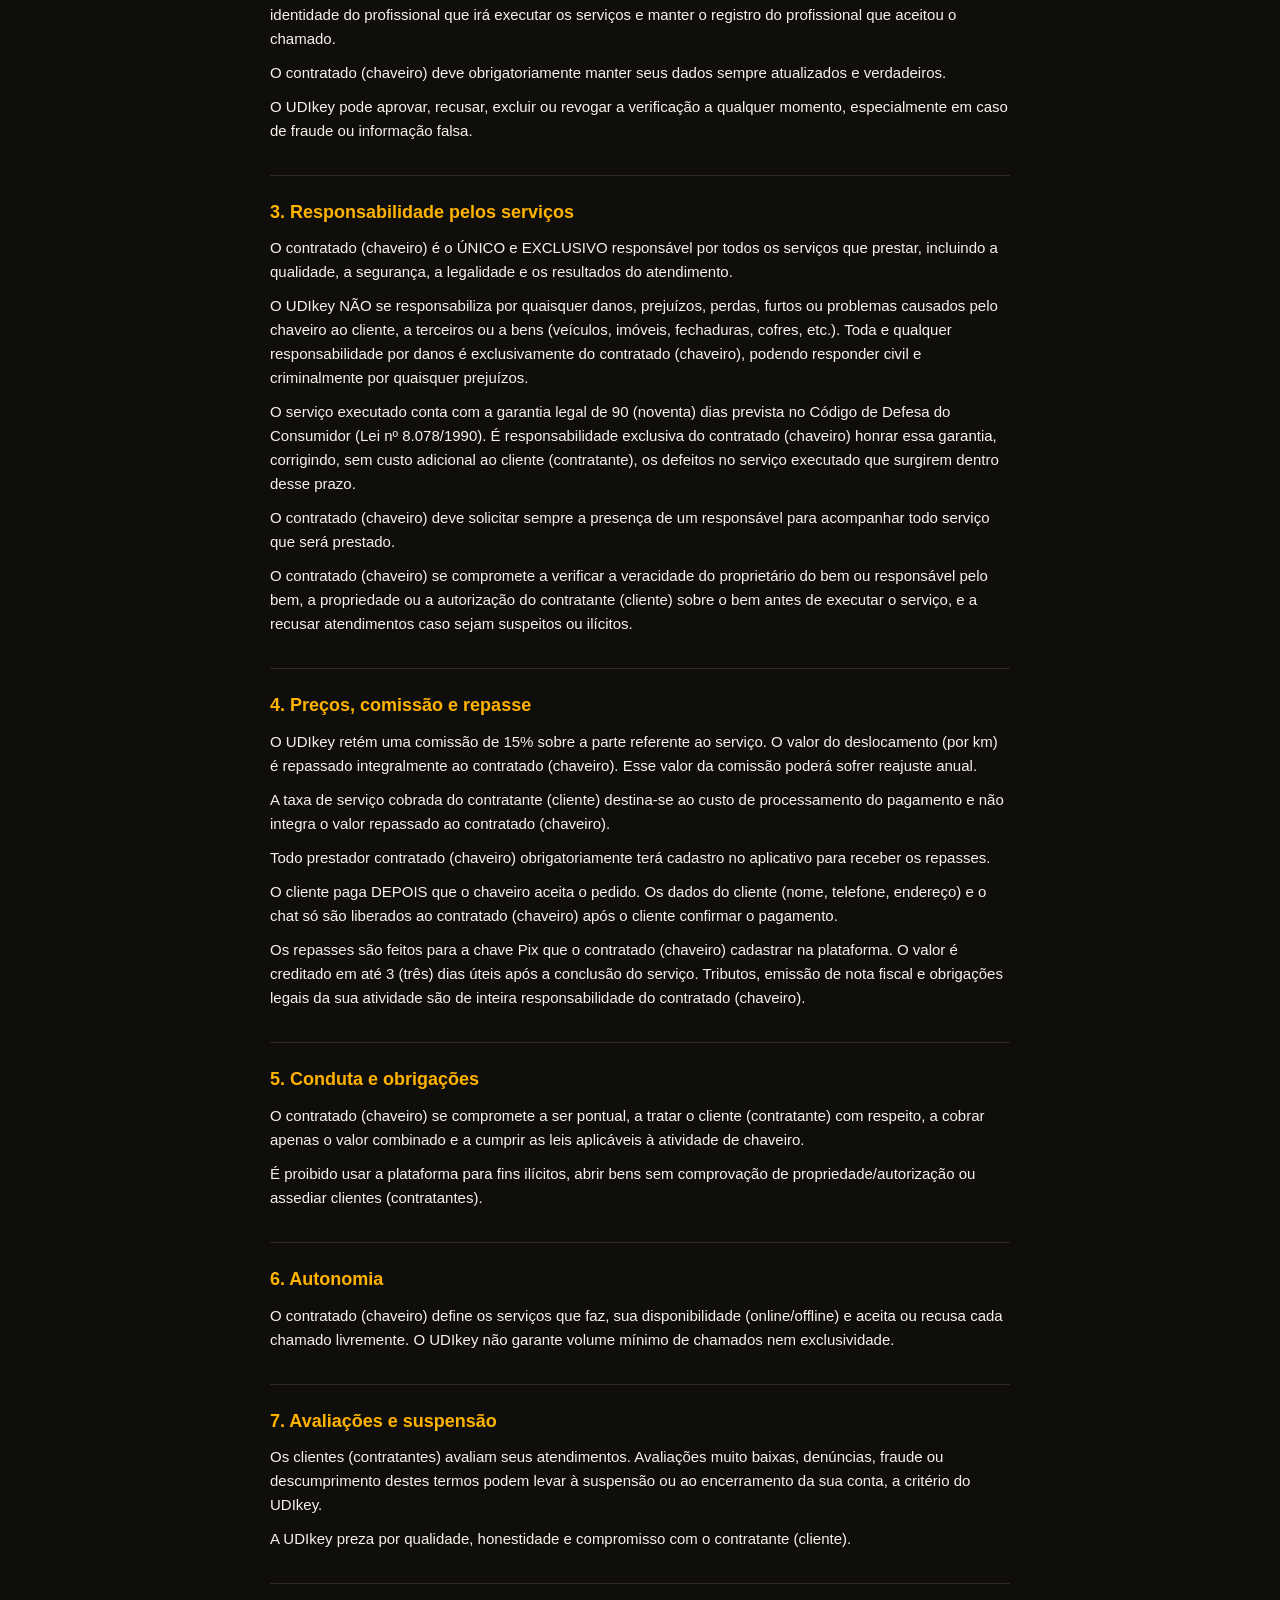
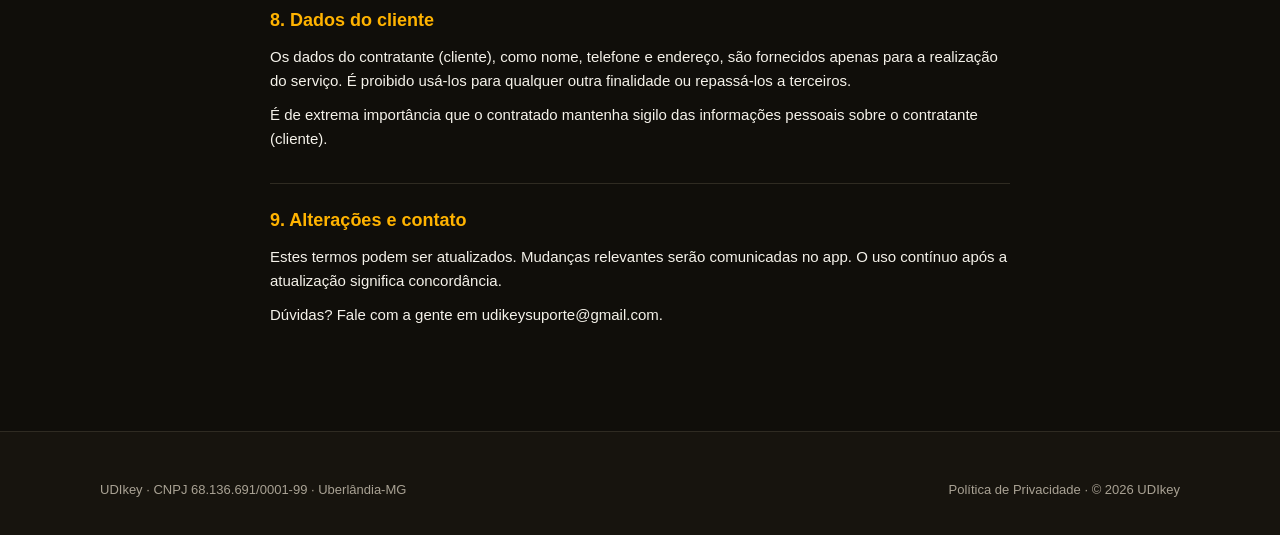
<file: termos.html>
<!DOCTYPE html>
<html lang="pt-BR">
<head>
  <meta charset="UTF-8" />
  <meta name="viewport" content="width=device-width, initial-scale=1.0" />
  <title>Termos de Uso - UDIkey</title>
  <meta name="description" content="Termos de Uso do aplicativo UDIkey para clientes e chaveiros." />
  <meta name="theme-color" content="#100e0a" />
  <link rel="canonical" href="https://udikey.com/termos" />
  <link rel="stylesheet" href="/style.css" />
  <script src="/t.js" defer></script>
</head>
<body>
  <header class="nav">
    <div class="wrap nav-inner">
      <a class="brand" href="/">
        <span class="logo" aria-hidden="true">
          <svg width="20" height="20" viewBox="0 0 24 24" fill="none" stroke="#1a1206" stroke-width="2.2" stroke-linecap="round" stroke-linejoin="round"><circle cx="8" cy="8" r="5"/><path d="M11.5 11.5 21 21"/><path d="M16 16l2 2"/><path d="M18.5 13.5l2 2"/></svg>
        </span>
        UDIkey
      </a>
      <a class="btn ghost" href="/">Voltar ao site</a>
    </div>
  </header>

  <div class="legal">
    <div class="wrap doc">
      <a class="back" href="/">&larr; Início</a>
      <h1>Termos de Uso</h1>
      <p class="updated">UDIkey &middot; atualizado em julho de 2026</p>

      <div class="tabs">
        <a class="on" href="#cliente">Para clientes</a>
        <a href="#chaveiro">Para chaveiros</a>
      </div>

      <h2 id="cliente" style="font-size:22px;color:var(--text);margin:30px 0 4px">Termos para clientes</h2>

      <section class="blk"><h2>1. Sobre o UDIkey</h2>
        <p>O UDIkey é uma plataforma que conecta o contratante (cliente) e o contratado (chaveiro) para a prestação de serviços de chaveiros autônomos e empresas de chaveiro independentes. O UDIkey não presta o serviço de chaveiro diretamente: ele apenas intermedia o contato entre o cliente e o profissional.</p>
        <p>Ao usar o app, o contratante e o contratado concordam com estes Termos de Uso. Se não concordar, não utilize o aplicativo.</p>
      </section>
      <section class="blk"><h2>2. Cadastro e conta</h2>
        <p>Para pedir um serviço, o cliente (contratante) precisa criar uma conta com informações verdadeiras e atualizadas. O contratante do serviço é responsável por manter a segurança da sua conta e por tudo que acontecer nela.</p>
        <p>O contratante declara ser maior de 18 anos, ou estar autorizado por um responsável legal a solicitar quaisquer serviços.</p>
      </section>
      <section class="blk"><h2>3. Pedidos, preços e orçamentos</h2>
        <p>Os preços exibidos no aplicativo são VALORES SUGERIDOS pela plataforma (tabela/estimativa), e não um valor fixo e definitivo. O chaveiro pode enviar uma contraproposta com outro valor, justificando a alteração ou a correção do serviço solicitado.</p>
        <p>A contraproposta do chaveiro só passa a valer se o cliente (contratante) a ACEITAR. O contratante deve OBRIGATORIAMENTE confirmar o valor final antes de o serviço ser realizado. Nenhum serviço é cobrado sem a confirmação do contratante.</p>
      </section>
      <section class="blk"><h2>4. Pagamento</h2>
        <p>O pagamento é feito DEPOIS que um chaveiro aceita o pedido (ou que o cliente aceita um orçamento). A partir desse momento, o cliente tem até 5 (cinco) minutos para efetuar o pagamento. Não havendo pagamento dentro desse prazo, o pedido é automaticamente cancelado.</p>
        <p>Os dados de contato (telefone), o chat e o acompanhamento do pedido só são liberados após a confirmação do pagamento.</p>
        <p>O pagamento é feito por Pix ou cartão, de forma segura. Nos pagamentos com cartão de crédito, os juros da operadora/antecipação são repassados ao cliente, com opção de parcelamento; o valor de cada parcela, já com os acréscimos, é exibido antes da confirmação.</p>
        <p>Sobre cada pedido incide uma taxa de serviço, destinada a cobrir os custos de processamento do pagamento. O valor da taxa de serviço é exibido de forma destacada no resumo do pedido, antes da confirmação, e pode variar conforme a forma de pagamento escolhida. Por remunerar o processamento realizado no momento do pagamento, a taxa de serviço não é restituída em caso de cancelamento, nos termos da seção Cancelamento.</p>
        <p>O deslocamento do prestador de serviço (chaveiro), quando houver, é obrigatoriamente calculado por distância e informado antes da confirmação.</p>
        <p>O UDIkey pode reter uma comissão sobre o valor do serviço.</p>
      </section>
      <section class="blk"><h2>5. Responsabilidade pelo serviço</h2>
        <p>A execução do serviço é de responsabilidade exclusiva do chaveiro contratado.</p>
        <p>O serviço executado conta com a garantia legal de 90 (noventa) dias prevista no Código de Defesa do Consumidor (Lei nº 8.078/1990). Essa garantia é prestada e honrada diretamente pelo contratado (chaveiro), que é o responsável pela execução do serviço. Dentro desse prazo, em caso de defeito no serviço, acione o suporte do UDIkey para mediarmos o contato com o chaveiro responsável.</p>
        <p>O UDIkey não realiza o serviço e não responde pela qualidade, prazos ou resultados do atendimento.</p>
        <p>Em caso de problema, registre sua avaliação e entre em contato com o suporte para que possamos mediar e tomar as providências cabíveis na plataforma.</p>
      </section>
      <section class="blk"><h2>6. Suas responsabilidades</h2>
        <p>O contratante tem total comprometimento em fornecer informações corretas (endereço, WhatsApp, ponto de referência, tipo de serviço, dados do veículo/fechadura, foto do tipo de serviço que será realizado) e a tratar o chaveiro com respeito.</p>
        <p>O contratante tem total responsabilidade por comprovar a propriedade ou autorização sobre o bem (veículo, imóvel, cofre) em que o serviço será feito.</p>
      </section>
      <section class="blk"><h2>7. Cancelamento</h2>
        <p>Antes da confirmação do pagamento, o cancelamento é livre e sem qualquer custo. Após o pagamento, o valor referente ao serviço é reembolsado conforme as regras desta seção, ressalvada a taxa de serviço, que remunera o processamento do pagamento já realizado e, por essa razão, não é restituída em qualquer hipótese de cancelamento.</p>
        <p>O deslocamento do profissional é cobrado caso não seja realizado o serviço.</p>
      </section>
      <section class="blk"><h2>8. Privacidade</h2>
        <p>Seus dados são tratados de acordo com a nossa <a class="gold" href="/privacidade">Política de Privacidade</a> e com a LGPD. Compartilhamos com o chaveiro apenas o necessário para a realização do serviço (como nome, telefone e endereço). É necessária segurança tanto para o contratante quanto para o contratado.</p>
      </section>
      <section class="blk"><h2>9. Alterações e contato</h2>
        <p>Estes termos podem ser atualizados. Mudanças relevantes serão comunicadas no app. O uso contínuo após a atualização significa concordância.</p>
        <p>Dúvidas? Fale com a gente em udikeysuporte@gmail.com.</p>
      </section>

      <h2 id="chaveiro" style="font-size:22px;color:var(--text);margin:44px 0 4px">Termos para chaveiros</h2>

      <section class="blk"><h2>1. Natureza da parceria</h2>
        <p>O contratado (chaveiro) é um profissional liberal, autônomo ou uma empresa independente, sem vínculo empregatício com a UDIkey.</p>
        <p>O UDIkey é apenas uma plataforma de intermediação que conecta contratante (cliente) e contratado (chaveiro).</p>
        <p>Não existe vínculo empregatício, societário ou de subordinação entre o contratado (chaveiro) e a plataforma UDIkey.</p>
        <p>A responsabilidade do contratado (chaveiro) e os devidos cuidados são por conta do profissional que está sendo contratado.</p>
        <p>A plataforma UDIkey não se responsabilizará por perdas e danos advindos do contratado (chaveiro).</p>
      </section>
      <section class="blk"><h2>2. Cadastro e verificação</h2>
        <p>Para receber chamados, o contratado (chaveiro) precisa enviar CPF e documento para verificação da identidade do profissional que irá executar os serviços e manter o registro do profissional que aceitou o chamado.</p>
        <p>O contratado (chaveiro) deve obrigatoriamente manter seus dados sempre atualizados e verdadeiros.</p>
        <p>O UDIkey pode aprovar, recusar, excluir ou revogar a verificação a qualquer momento, especialmente em caso de fraude ou informação falsa.</p>
      </section>
      <section class="blk"><h2>3. Responsabilidade pelos serviços</h2>
        <p>O contratado (chaveiro) é o ÚNICO e EXCLUSIVO responsável por todos os serviços que prestar, incluindo a qualidade, a segurança, a legalidade e os resultados do atendimento.</p>
        <p>O UDIkey NÃO se responsabiliza por quaisquer danos, prejuízos, perdas, furtos ou problemas causados pelo chaveiro ao cliente, a terceiros ou a bens (veículos, imóveis, fechaduras, cofres, etc.). Toda e qualquer responsabilidade por danos é exclusivamente do contratado (chaveiro), podendo responder civil e criminalmente por quaisquer prejuízos.</p>
        <p>O serviço executado conta com a garantia legal de 90 (noventa) dias prevista no Código de Defesa do Consumidor (Lei nº 8.078/1990). É responsabilidade exclusiva do contratado (chaveiro) honrar essa garantia, corrigindo, sem custo adicional ao cliente (contratante), os defeitos no serviço executado que surgirem dentro desse prazo.</p>
        <p>O contratado (chaveiro) deve solicitar sempre a presença de um responsável para acompanhar todo serviço que será prestado.</p>
        <p>O contratado (chaveiro) se compromete a verificar a veracidade do proprietário do bem ou responsável pelo bem, a propriedade ou a autorização do contratante (cliente) sobre o bem antes de executar o serviço, e a recusar atendimentos caso sejam suspeitos ou ilícitos.</p>
      </section>
      <section class="blk"><h2>4. Preços, comissão e repasse</h2>
        <p>O UDIkey retém uma comissão de 15% sobre a parte referente ao serviço. O valor do deslocamento (por km) é repassado integralmente ao contratado (chaveiro). Esse valor da comissão poderá sofrer reajuste anual.</p>
        <p>A taxa de serviço cobrada do contratante (cliente) destina-se ao custo de processamento do pagamento e não integra o valor repassado ao contratado (chaveiro).</p>
        <p>Todo prestador contratado (chaveiro) obrigatoriamente terá cadastro no aplicativo para receber os repasses.</p>
        <p>O cliente paga DEPOIS que o chaveiro aceita o pedido. Os dados do cliente (nome, telefone, endereço) e o chat só são liberados ao contratado (chaveiro) após o cliente confirmar o pagamento.</p>
        <p>Os repasses são feitos para a chave Pix que o contratado (chaveiro) cadastrar na plataforma. O valor é creditado em até 3 (três) dias úteis após a conclusão do serviço. Tributos, emissão de nota fiscal e obrigações legais da sua atividade são de inteira responsabilidade do contratado (chaveiro).</p>
      </section>
      <section class="blk"><h2>5. Conduta e obrigações</h2>
        <p>O contratado (chaveiro) se compromete a ser pontual, a tratar o cliente (contratante) com respeito, a cobrar apenas o valor combinado e a cumprir as leis aplicáveis à atividade de chaveiro.</p>
        <p>É proibido usar a plataforma para fins ilícitos, abrir bens sem comprovação de propriedade/autorização ou assediar clientes (contratantes).</p>
      </section>
      <section class="blk"><h2>6. Autonomia</h2>
        <p>O contratado (chaveiro) define os serviços que faz, sua disponibilidade (online/offline) e aceita ou recusa cada chamado livremente. O UDIkey não garante volume mínimo de chamados nem exclusividade.</p>
      </section>
      <section class="blk"><h2>7. Avaliações e suspensão</h2>
        <p>Os clientes (contratantes) avaliam seus atendimentos. Avaliações muito baixas, denúncias, fraude ou descumprimento destes termos podem levar à suspensão ou ao encerramento da sua conta, a critério do UDIkey.</p>
        <p>A UDIkey preza por qualidade, honestidade e compromisso com o contratante (cliente).</p>
      </section>
      <section class="blk"><h2>8. Dados do cliente</h2>
        <p>Os dados do contratante (cliente), como nome, telefone e endereço, são fornecidos apenas para a realização do serviço. É proibido usá-los para qualquer outra finalidade ou repassá-los a terceiros.</p>
        <p>É de extrema importância que o contratado mantenha sigilo das informações pessoais sobre o contratante (cliente).</p>
      </section>
      <section class="blk"><h2>9. Alterações e contato</h2>
        <p>Estes termos podem ser atualizados. Mudanças relevantes serão comunicadas no app. O uso contínuo após a atualização significa concordância.</p>
        <p>Dúvidas? Fale com a gente em udikeysuporte@gmail.com.</p>
      </section>
    </div>
  </div>

  <footer class="ft">
    <div class="wrap">
      <div class="ft-bottom" style="border-top:none;padding-top:0">
        <span>UDIkey &middot; CNPJ 68.136.691/0001-99 &middot; Uberlândia-MG</span>
        <span><a href="/privacidade">Política de Privacidade</a> &middot; &copy; 2026 UDIkey</span>
      </div>
    </div>
  </footer>
</body>
</html>
</file>
<file: style.css>
/* UDIkey - site público (udikey.com). Design system: escuro + dourado, igual ao app. */
:root {
  --gold: #ffb300;
  --gold-soft: #ffca4d;
  --bg: #100e0a;
  --bg-2: #17140e;
  --surface: #1d1a13;
  --surface-2: #23201a;
  --border: #2f2b22;
  --text: #f5f2ea;
  --muted: #a9a294;
  --dark-ink: #1a1206;
  --max: 1120px;
  --radius: 16px;
}

* { box-sizing: border-box; margin: 0; padding: 0; }
html { scroll-behavior: smooth; }
body {
  background: var(--bg);
  color: var(--text);
  font-family: -apple-system, BlinkMacSystemFont, "Segoe UI", Roboto, Helvetica, Arial, sans-serif;
  line-height: 1.6;
  -webkit-font-smoothing: antialiased;
}
a { color: inherit; text-decoration: none; }
.wrap { width: 100%; max-width: var(--max); margin: 0 auto; padding: 0 20px; }
.gold { color: var(--gold); }

/* ---------- Header ---------- */
header.nav {
  position: sticky; top: 0; z-index: 50;
  background: rgba(16, 14, 10, 0.85);
  backdrop-filter: blur(10px);
  border-bottom: 1px solid var(--border);
}
.nav-inner { display: flex; align-items: center; justify-content: space-between; height: 66px; }
.brand { display: flex; align-items: center; gap: 10px; font-weight: 800; font-size: 20px; letter-spacing: -0.3px; }
.brand .logo { width: 34px; height: 34px; border-radius: 9px; background: var(--gold); display: flex; align-items: center; justify-content: center; }
.nav-links { display: flex; align-items: center; gap: 28px; }
.nav-links a { color: var(--muted); font-size: 15px; font-weight: 600; transition: color .15s; }
.nav-links a:hover { color: var(--text); }
.btn {
  display: inline-flex; align-items: center; justify-content: center; gap: 8px;
  background: var(--gold); color: var(--dark-ink);
  font-weight: 800; font-size: 15px;
  padding: 11px 20px; border-radius: 999px; border: none; cursor: pointer;
  transition: transform .12s, background .15s;
}
.btn:hover { background: var(--gold-soft); transform: translateY(-1px); }
.btn.ghost { background: transparent; color: var(--text); border: 1px solid var(--border); }
.btn.ghost:hover { border-color: var(--gold); color: var(--gold); background: transparent; }
.menu-toggle { display: none; }

/* ---------- Hero ---------- */
.hero { position: relative; overflow: hidden; padding: 84px 0 72px; }
.hero::before {
  content: ""; position: absolute; inset: 0;
  background: radial-gradient(1100px 480px at 80% -10%, rgba(255,179,0,0.16), transparent 60%);
  pointer-events: none;
}
.hero-grid { position: relative; display: grid; grid-template-columns: 1.15fr 0.85fr; gap: 48px; align-items: center; }
.badge {
  display: inline-flex; align-items: center; gap: 8px;
  background: var(--surface); border: 1px solid var(--border);
  color: var(--gold); font-weight: 700; font-size: 13px;
  padding: 6px 14px; border-radius: 999px; margin-bottom: 20px;
}
.hero h1 { font-size: clamp(34px, 5vw, 54px); line-height: 1.08; letter-spacing: -1.2px; font-weight: 900; }
.hero p.sub { margin-top: 18px; font-size: clamp(16px, 2vw, 19px); color: var(--muted); max-width: 540px; }
.hero-cta { margin-top: 32px; display: flex; gap: 14px; flex-wrap: wrap; }
.hero-note { margin-top: 16px; font-size: 13px; color: var(--muted); }

/* Cartão-telefone ilustrativo */
.phone {
  justify-self: center;
  width: 260px; height: 520px;
  background: linear-gradient(180deg, var(--surface-2), var(--surface));
  border: 1px solid var(--border); border-radius: 34px;
  box-shadow: 0 30px 80px rgba(0,0,0,0.45); padding: 16px;
  display: flex; flex-direction: column; gap: 12px;
}
.phone .notch { width: 90px; height: 22px; border-radius: 999px; background: var(--bg); margin: 2px auto 8px; }
.phone .card { background: var(--bg-2); border: 1px solid var(--border); border-radius: 14px; padding: 14px; }
.phone .card .k { font-size: 12px; color: var(--muted); }
.phone .card .v { font-size: 17px; font-weight: 800; margin-top: 2px; }
.phone .pill { background: var(--gold); color: var(--dark-ink); font-weight: 800; text-align: center; padding: 12px; border-radius: 12px; font-size: 14px; }
.phone .row { display: flex; align-items: center; gap: 10px; }
.phone .dot { width: 34px; height: 34px; border-radius: 10px; background: var(--surface-2); border: 1px solid var(--border); display: flex; align-items: center; justify-content: center; }

/* ---------- Seções ---------- */
section { padding: 72px 0; }
.section-head { text-align: center; max-width: 640px; margin: 0 auto 48px; }
.section-head .eyebrow { color: var(--gold); font-weight: 800; font-size: 13px; letter-spacing: 1.5px; text-transform: uppercase; }
.section-head h2 { font-size: clamp(26px, 3.4vw, 38px); line-height: 1.15; letter-spacing: -0.6px; margin-top: 10px; font-weight: 900; }
.section-head p { color: var(--muted); margin-top: 14px; font-size: 16px; }

.steps { display: grid; grid-template-columns: repeat(4, 1fr); gap: 20px; }
.step { background: var(--surface); border: 1px solid var(--border); border-radius: var(--radius); padding: 24px; }
.step .num { width: 38px; height: 38px; border-radius: 10px; background: rgba(255,179,0,0.12); color: var(--gold); font-weight: 900; display: flex; align-items: center; justify-content: center; margin-bottom: 14px; }
.step h3 { font-size: 17px; margin-bottom: 6px; }
.step p { color: var(--muted); font-size: 14.5px; }

.cards { display: grid; grid-template-columns: repeat(3, 1fr); gap: 20px; }
.svc { background: var(--surface); border: 1px solid var(--border); border-radius: var(--radius); padding: 26px; transition: border-color .15s, transform .15s; }
.svc:hover { border-color: var(--gold); transform: translateY(-3px); }
.svc .ic { width: 46px; height: 46px; border-radius: 12px; background: var(--surface-2); display: flex; align-items: center; justify-content: center; margin-bottom: 16px; }
.svc h3 { font-size: 18px; margin-bottom: 6px; }
.svc p { color: var(--muted); font-size: 14.5px; }

/* Confiança */
.trust { background: var(--bg-2); border-top: 1px solid var(--border); border-bottom: 1px solid var(--border); }
.trust-grid { display: grid; grid-template-columns: repeat(3, 1fr); gap: 24px; }
.trust-item { display: flex; gap: 14px; }
.trust-item .ic { flex: 0 0 auto; width: 44px; height: 44px; border-radius: 12px; background: rgba(255,179,0,0.12); color: var(--gold); display: flex; align-items: center; justify-content: center; }
.trust-item h3 { font-size: 16px; margin-bottom: 4px; }
.trust-item p { color: var(--muted); font-size: 14px; }

/* Para chaveiros */
.partner { position: relative; }
.partner-box {
  background: linear-gradient(120deg, var(--surface-2), var(--surface));
  border: 1px solid var(--border); border-radius: 22px;
  padding: 48px; display: grid; grid-template-columns: 1.2fr 0.8fr; gap: 32px; align-items: center;
}
.partner-box h2 { font-size: clamp(24px, 3vw, 34px); letter-spacing: -0.5px; font-weight: 900; }
.partner-box p { color: var(--muted); margin-top: 12px; font-size: 16px; }
.partner-list { margin-top: 18px; display: flex; flex-direction: column; gap: 10px; }
.partner-list li { list-style: none; display: flex; align-items: center; gap: 10px; color: var(--text); font-size: 15px; }
.partner-list .check { color: var(--gold); font-weight: 900; }

/* CTA final */
.final { text-align: center; }
.final h2 { font-size: clamp(28px, 4vw, 44px); letter-spacing: -0.8px; font-weight: 900; }
.final p { color: var(--muted); margin: 14px auto 28px; max-width: 520px; font-size: 17px; }

/* Footer */
footer.ft { border-top: 1px solid var(--border); background: var(--bg-2); padding: 48px 0 34px; }
.ft-grid { display: grid; grid-template-columns: 1.4fr 1fr 1fr; gap: 28px; margin-bottom: 30px; }
.ft-brand p { color: var(--muted); font-size: 14px; margin-top: 12px; max-width: 320px; }
.ft-col h4 { font-size: 13px; text-transform: uppercase; letter-spacing: 1px; color: var(--muted); margin-bottom: 14px; }
.ft-col a { display: block; color: var(--text); font-size: 14.5px; margin-bottom: 10px; }
.ft-col a:hover { color: var(--gold); }
.ft-bottom { border-top: 1px solid var(--border); padding-top: 22px; display: flex; justify-content: space-between; gap: 12px; flex-wrap: wrap; color: var(--muted); font-size: 13px; }

/* Páginas legais */
.legal { padding: 56px 0 72px; }
.legal .doc { max-width: 780px; margin: 0 auto; }
.legal h1 { font-size: 32px; letter-spacing: -0.5px; font-weight: 900; }
.legal .updated { color: var(--muted); font-size: 14px; margin-top: 6px; }
.legal .tabs { display: flex; gap: 10px; margin: 26px 0 8px; flex-wrap: wrap; }
.legal .tabs a { border: 1px solid var(--border); border-radius: 999px; padding: 8px 18px; font-weight: 700; font-size: 14px; color: var(--muted); }
.legal .tabs a.on { background: var(--gold); color: var(--dark-ink); border-color: var(--gold); }
.legal section.blk { padding: 22px 0; border-bottom: 1px solid var(--border); }
.legal section.blk:last-child { border-bottom: none; }
.legal h2 { color: var(--gold); font-size: 18px; margin-bottom: 10px; }
.legal p { color: var(--text); margin-bottom: 10px; font-size: 15px; }
.legal .back { display: inline-flex; align-items: center; gap: 6px; color: var(--muted); font-weight: 700; font-size: 14px; margin-bottom: 18px; }
.legal .back:hover { color: var(--gold); }

@media (max-width: 900px) {
  .hero-grid { grid-template-columns: 1fr; gap: 36px; }
  .phone { display: none; }
  .steps { grid-template-columns: repeat(2, 1fr); }
  .cards { grid-template-columns: 1fr 1fr; }
  .trust-grid { grid-template-columns: 1fr; }
  .partner-box { grid-template-columns: 1fr; padding: 32px; }
  .nav-links { display: none; }
}
@media (max-width: 560px) {
  .cards, .steps { grid-template-columns: 1fr; }
  .ft-grid { grid-template-columns: 1fr; }
  section { padding: 54px 0; }
}
</file>
